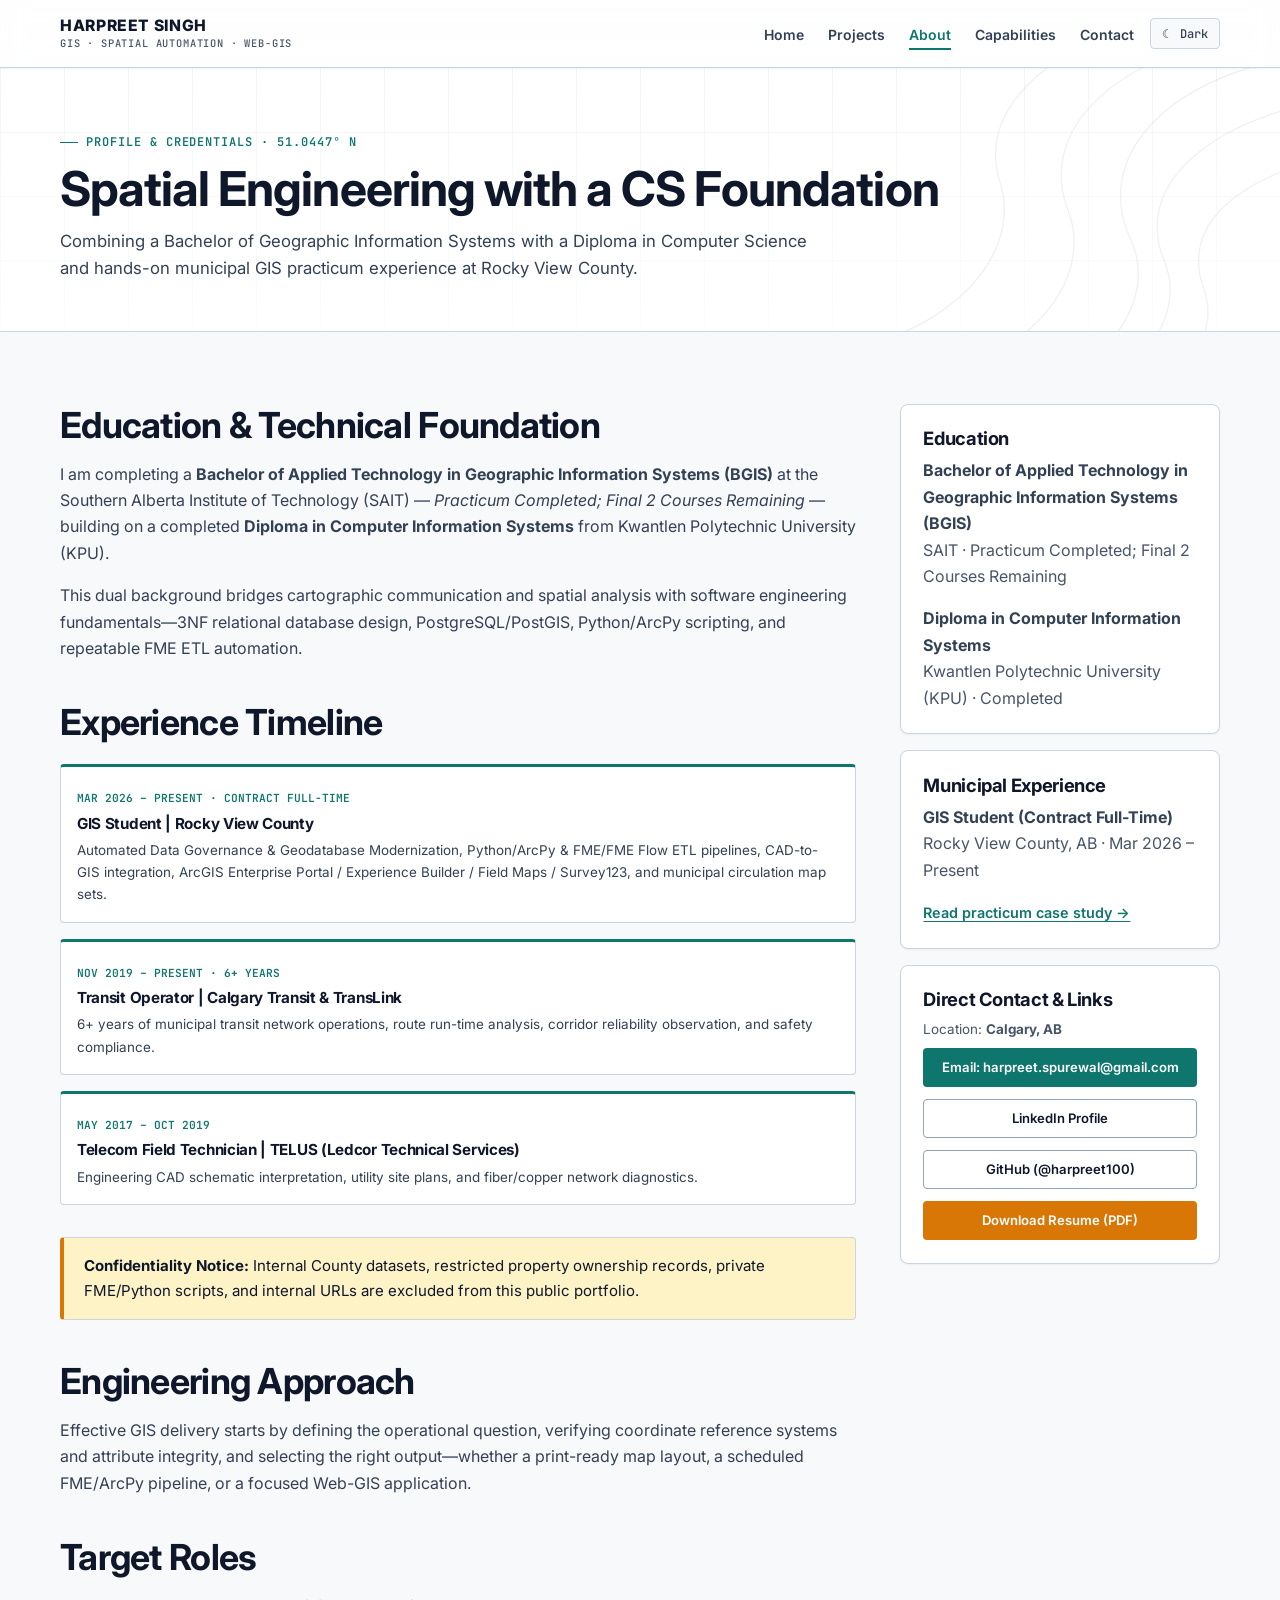
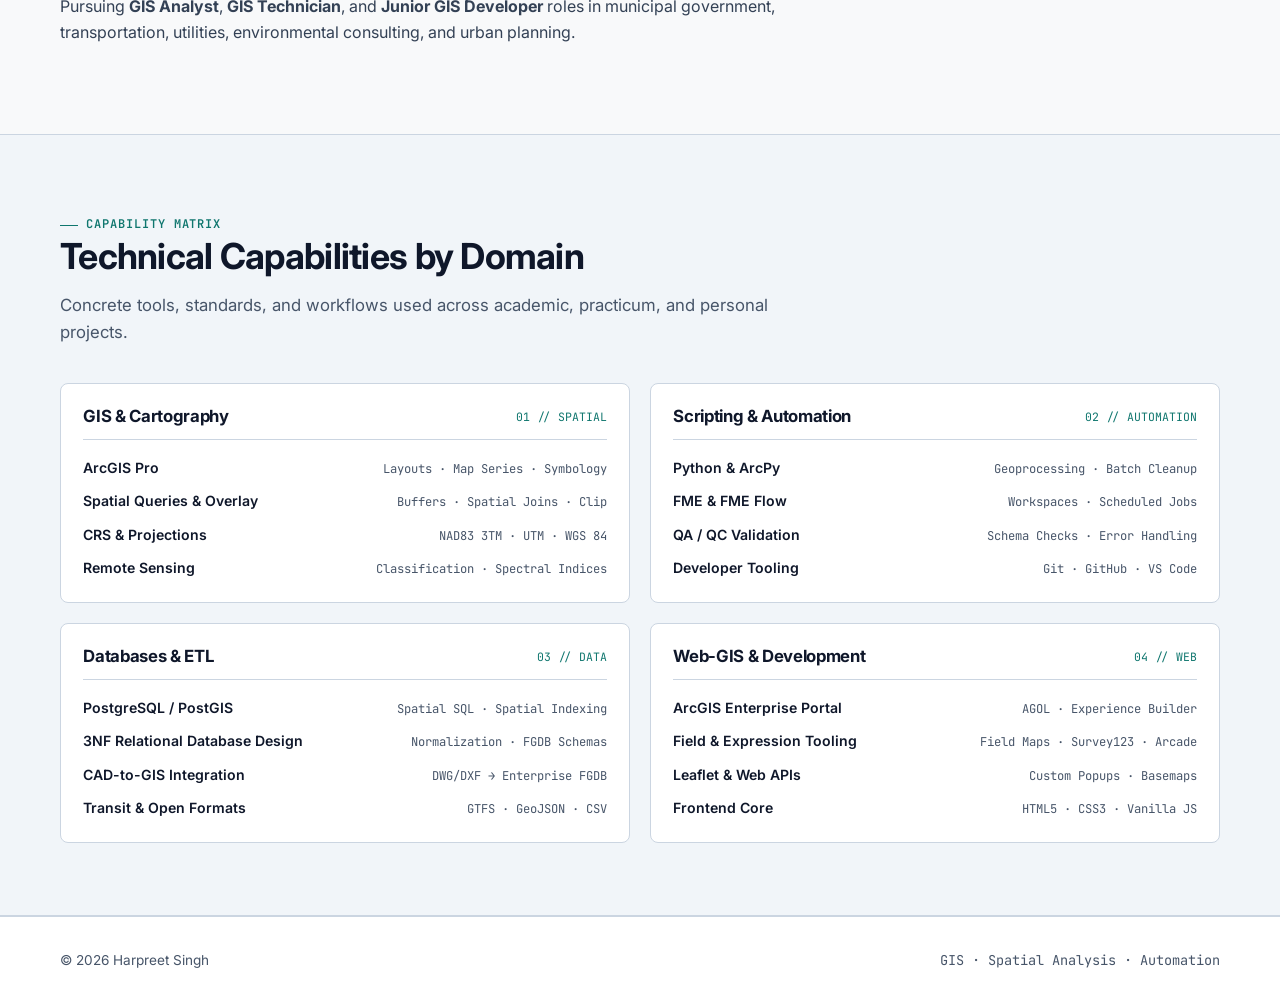
<file: about.html>
<!DOCTYPE html>
<html lang="en">

<head>
    <meta charset="UTF-8">
    <meta name="viewport" content="width=device-width, initial-scale=1.0">

    <title>About | Harpreet Singh — GIS &amp; Spatial Automation</title>
    <meta
        name="description"
        content="Harpreet Singh's GIS education (SAIT), Computer Information Systems diploma (KPU), municipal practicum at Rocky View County, and structured GIS capability matrix."
    >

    <meta property="og:title" content="About Harpreet Singh | GIS Portfolio">
    <meta
        property="og:description"
        content="GIS analyst and automation developer with a Computer Information Systems foundation and municipal GIS practicum experience."
    >
    <meta property="og:type" content="website">

    <link rel="preconnect" href="https://fonts.googleapis.com">
    <link rel="preconnect" href="https://fonts.gstatic.com" crossorigin>
    <link
        href="https://fonts.googleapis.com/css2?family=Inter:wght@400;500;600;700;800&amp;family=JetBrains+Mono:wght@400;500;600&amp;display=swap"
        rel="stylesheet"
    >

    <link rel="stylesheet" href="./css/variables.css">
    <link rel="stylesheet" href="./css/style.css">
</head>

<body>
    <a class="skip-link" href="#main">Skip to content</a>

    <header class="site-header">
        <div class="container navbar">
            <a href="./index.html" class="logo">
                HARPREET SINGH
                <span class="logo-tagline">GIS &middot; SPATIAL AUTOMATION &middot; WEB-GIS</span>
            </a>

            <div class="nav-controls">
                <nav aria-label="Primary navigation">
                    <ul class="nav-links">
                        <li><a href="./index.html">Home</a></li>
                        <li><a href="./projects.html">Projects</a></li>
                        <li><a href="./about.html" class="active">About</a></li>
                        <li><a href="./index.html#skills">Capabilities</a></li>
                        <li><a href="./index.html#contact">Contact</a></li>
                    </ul>
                </nav>

                <button
                    type="button"
                    class="theme-toggle"
                    id="theme-toggle"
                    aria-label="Toggle dark mode"
                    aria-pressed="false"
                >
                    &#9790; Dark
                </button>

                <button
                    type="button"
                    class="menu-toggle"
                    id="mobile-menu"
                    aria-label="Toggle navigation menu"
                    aria-expanded="false"
                >
                    &#9776;
                </button>
            </div>
        </div>
    </header>

    <main id="main">
        <section class="page-hero">
            <div class="topo-bg" aria-hidden="true"></div>
            <svg class="topo-contours" viewBox="0 0 600 420" fill="none" xmlns="http://www.w3.org/2000/svg" aria-hidden="true">
                <path d="M520 30C420 55 370 120 400 185C430 250 360 320 260 340C160 360 90 390 40 415" stroke="currentColor" stroke-width="1.2"/>
                <path d="M560 65C455 90 405 145 430 205C455 265 385 335 285 355C195 373 125 398 85 420" stroke="currentColor" stroke-width="1.2"/>
                <path d="M590 110C490 130 445 175 465 230C485 285 415 350 320 370C240 387 175 405 140 420" stroke="currentColor" stroke-width="1.2"/>
                <path d="M475 10C375 35 320 95 345 160C370 225 305 295 205 315C110 334 45 365 5 390" stroke="currentColor" stroke-width="1.2"/>
                <path d="M420 -10C325 18 265 72 285 135C305 198 245 265 145 285C65 301 15 328 -10 350" stroke="currentColor" stroke-width="1.2"/>
            </svg>
            <div class="container hero-animate">
                <div class="eyebrow">Profile &amp; Credentials &middot; <span data-scroll-lat>51.0447&deg; N</span></div>
                <h1>Spatial Engineering with a CS Foundation</h1>
                <p>
                    Combining a Bachelor of Geographic Information Systems with a Diploma in Computer
                    Science and hands-on municipal GIS practicum experience at Rocky View County.
                </p>
            </div>
        </section>

        <section>
            <div class="container about-layout">
                <div class="about-main">
                    <h2>Education &amp; Technical Foundation</h2>
                    <p>
                        I am completing a <strong>Bachelor of Applied Technology in Geographic Information Systems (BGIS)</strong> at
                        the Southern Alberta Institute of Technology (SAIT) &mdash; <em>Practicum Completed; Final 2 Courses Remaining</em> &mdash;
                        building on a completed <strong>Diploma in Computer Information Systems</strong> from
                        Kwantlen Polytechnic University (KPU).
                    </p>
                    <p>
                        This dual background bridges cartographic communication and spatial analysis
                        with software engineering fundamentals&mdash;3NF relational database design,
                        PostgreSQL/PostGIS, Python/ArcPy scripting, and repeatable FME ETL automation.
                    </p>

                    <h2>Experience Timeline</h2>
                    <div class="pipeline-grid" style="grid-template-columns: 1fr; gap: 1rem; margin: 1.25rem 0 2rem;">
                        <div class="pipeline-step" data-reveal>
                            <span class="pipeline-step-num">Mar 2026 &ndash; Present &middot; Contract Full-Time</span>
                            <h3>GIS Student | Rocky View County</h3>
                            <p>
                                Automated Data Governance &amp; Geodatabase Modernization, Python/ArcPy &amp;
                                FME/FME Flow ETL pipelines, CAD-to-GIS integration, ArcGIS Enterprise
                                Portal / Experience Builder / Field Maps / Survey123, and municipal
                                circulation map sets.
                            </p>
                        </div>
                        <div class="pipeline-step" data-reveal>
                            <span class="pipeline-step-num">Nov 2019 &ndash; Present &middot; 6+ Years</span>
                            <h3>Transit Operator | Calgary Transit &amp; TransLink</h3>
                            <p>
                                6+ years of municipal transit network operations, route run-time
                                analysis, corridor reliability observation, and safety compliance.
                            </p>
                        </div>
                        <div class="pipeline-step" data-reveal>
                            <span class="pipeline-step-num">May 2017 &ndash; Oct 2019</span>
                            <h3>Telecom Field Technician | TELUS (Ledcor Technical Services)</h3>
                            <p>
                                Engineering CAD schematic interpretation, utility site plans, and
                                fiber/copper network diagnostics.
                            </p>
                        </div>
                    </div>

                    <div class="callout">
                        <strong>Confidentiality Notice:</strong> Internal County datasets, restricted
                        property ownership records, private FME/Python scripts, and internal URLs
                        are excluded from this public portfolio.
                    </div>

                    <h2>Engineering Approach</h2>
                    <p>
                        Effective GIS delivery starts by defining the operational question, verifying
                        coordinate reference systems and attribute integrity, and selecting the
                        right output—whether a print-ready map layout, a scheduled FME/ArcPy
                        pipeline, or a focused Web-GIS application.
                    </p>

                    <h2>Target Roles</h2>
                    <p>
                        Pursuing <strong>GIS Analyst</strong>, <strong>GIS Technician</strong>, and
                        <strong>Junior GIS Developer</strong> roles in municipal government,
                        transportation, utilities, environmental consulting, and urban planning.
                    </p>
                </div>

                <aside class="about-sidebar" aria-label="Credentials and contact links">
                    <div class="card">
                        <h3>Education</h3>
                        <p>
                            <strong>Bachelor of Applied Technology in Geographic Information Systems (BGIS)</strong><br>
                            <span class="text-muted">SAIT &middot; Practicum Completed; Final 2 Courses Remaining</span>
                        </p>
                        <p>
                            <strong>Diploma in Computer Information Systems</strong><br>
                            <span class="text-muted">Kwantlen Polytechnic University (KPU) &middot; Completed</span>
                        </p>
                    </div>

                    <div class="card">
                        <h3>Municipal Experience</h3>
                        <p>
                            <strong>GIS Student (Contract Full-Time)</strong><br>
                            <span class="text-muted">Rocky View County, AB &middot; Mar 2026 &ndash; Present</span>
                        </p>
                        <a href="./projects/practicum.html" class="text-link">
                            Read practicum case study &rarr;
                        </a>
                    </div>

                    <div class="card">
                        <h3>Direct Contact &amp; Links</h3>
                        <p class="text-muted" style="font-size: 0.84rem; margin-bottom: 0.5rem;">
                            Location: <strong>Calgary, AB</strong>
                        </p>
                        <div class="hero-actions" style="margin-top: 0.5rem; flex-direction: column;">
                            <a href="mailto:harpreet.spurewal@gmail.com" class="btn btn-primary btn-small">
                                Email: harpreet.spurewal@gmail.com
                            </a>
                            <a
                                href="https://www.linkedin.com/in/harpreet-singh-894583255/"
                                class="btn btn-secondary btn-small"
                                target="_blank"
                                rel="noopener noreferrer"
                            >
                                LinkedIn Profile
                            </a>
                            <a
                                href="https://github.com/harpreet100"
                                class="btn btn-secondary btn-small"
                                target="_blank"
                                rel="noopener noreferrer"
                            >
                                GitHub (@harpreet100)
                            </a>
                            <a
                                href="./assets/Harpreet_Singh_GIS_Resume.pdf"
                                class="btn btn-amber btn-small"
                                title="Download Resume (PDF)"
                            >
                                Download Resume (PDF)
                            </a>
                        </div>
                    </div>
                </aside>
            </div>
        </section>

        <!-- Scannable Capability Matrix -->
        <section class="bg-offset">
            <div class="container">
                <div class="eyebrow">Capability Matrix</div>
                <h2>Technical Capabilities by Domain</h2>
                <p class="section-intro">
                    Concrete tools, standards, and workflows used across academic, practicum, and
                    personal projects.
                </p>

                <div class="matrix-grid">
                    <div class="matrix-card" data-reveal>
                        <div class="matrix-card-header">
                            <h3>GIS &amp; Cartography</h3>
                            <span class="matrix-code">01 // SPATIAL</span>
                        </div>
                        <div class="matrix-rows">
                            <div class="matrix-row">
                                <span class="matrix-skill">ArcGIS Pro</span>
                                <span class="matrix-detail">Layouts &middot; Map Series &middot; Symbology</span>
                            </div>
                            <div class="matrix-row">
                                <span class="matrix-skill">Spatial Queries &amp; Overlay</span>
                                <span class="matrix-detail">Buffers &middot; Spatial Joins &middot; Clip</span>
                            </div>
                            <div class="matrix-row">
                                <span class="matrix-skill">CRS &amp; Projections</span>
                                <span class="matrix-detail">NAD83 3TM &middot; UTM &middot; WGS 84</span>
                            </div>
                            <div class="matrix-row">
                                <span class="matrix-skill">Remote Sensing</span>
                                <span class="matrix-detail">Classification &middot; Spectral Indices</span>
                            </div>
                        </div>
                    </div>

                    <div class="matrix-card" data-reveal>
                        <div class="matrix-card-header">
                            <h3>Scripting &amp; Automation</h3>
                            <span class="matrix-code">02 // AUTOMATION</span>
                        </div>
                        <div class="matrix-rows">
                            <div class="matrix-row">
                                <span class="matrix-skill">Python &amp; ArcPy</span>
                                <span class="matrix-detail">Geoprocessing &middot; Batch Cleanup</span>
                            </div>
                            <div class="matrix-row">
                                <span class="matrix-skill">FME &amp; FME Flow</span>
                                <span class="matrix-detail">Workspaces &middot; Scheduled Jobs</span>
                            </div>
                            <div class="matrix-row">
                                <span class="matrix-skill">QA / QC Validation</span>
                                <span class="matrix-detail">Schema Checks &middot; Error Handling</span>
                            </div>
                            <div class="matrix-row">
                                <span class="matrix-skill">Developer Tooling</span>
                                <span class="matrix-detail">Git &middot; GitHub &middot; VS Code</span>
                            </div>
                        </div>
                    </div>

                    <div class="matrix-card" data-reveal>
                        <div class="matrix-card-header">
                            <h3>Databases &amp; ETL</h3>
                            <span class="matrix-code">03 // DATA</span>
                        </div>
                        <div class="matrix-rows">
                            <div class="matrix-row">
                                <span class="matrix-skill">PostgreSQL / PostGIS</span>
                                <span class="matrix-detail">Spatial SQL &middot; Spatial Indexing</span>
                            </div>
                            <div class="matrix-row">
                                <span class="matrix-skill">3NF Relational Database Design</span>
                                <span class="matrix-detail">Normalization &middot; FGDB Schemas</span>
                            </div>
                            <div class="matrix-row">
                                <span class="matrix-skill">CAD-to-GIS Integration</span>
                                <span class="matrix-detail">DWG/DXF &rarr; Enterprise FGDB</span>
                            </div>
                            <div class="matrix-row">
                                <span class="matrix-skill">Transit &amp; Open Formats</span>
                                <span class="matrix-detail">GTFS &middot; GeoJSON &middot; CSV</span>
                            </div>
                        </div>
                    </div>

                    <div class="matrix-card" data-reveal>
                        <div class="matrix-card-header">
                            <h3>Web-GIS &amp; Development</h3>
                            <span class="matrix-code">04 // WEB</span>
                        </div>
                        <div class="matrix-rows">
                            <div class="matrix-row">
                                <span class="matrix-skill">ArcGIS Enterprise Portal</span>
                                <span class="matrix-detail">AGOL &middot; Experience Builder</span>
                            </div>
                            <div class="matrix-row">
                                <span class="matrix-skill">Field &amp; Expression Tooling</span>
                                <span class="matrix-detail">Field Maps &middot; Survey123 &middot; Arcade</span>
                            </div>
                            <div class="matrix-row">
                                <span class="matrix-skill">Leaflet &amp; Web APIs</span>
                                <span class="matrix-detail">Custom Popups &middot; Basemaps</span>
                            </div>
                            <div class="matrix-row">
                                <span class="matrix-skill">Frontend Core</span>
                                <span class="matrix-detail">HTML5 &middot; CSS3 &middot; Vanilla JS</span>
                            </div>
                        </div>
                    </div>
                </div>
            </div>
        </section>
    </main>

    <footer class="footer">
        <div class="container footer-row">
            <span>&copy; <span data-year></span> Harpreet Singh</span>
            <span class="mono">GIS &middot; Spatial Analysis &middot; Automation</span>
        </div>
    </footer>

    <script src="./js/main.js"></script>
</body>

</html>
</file>
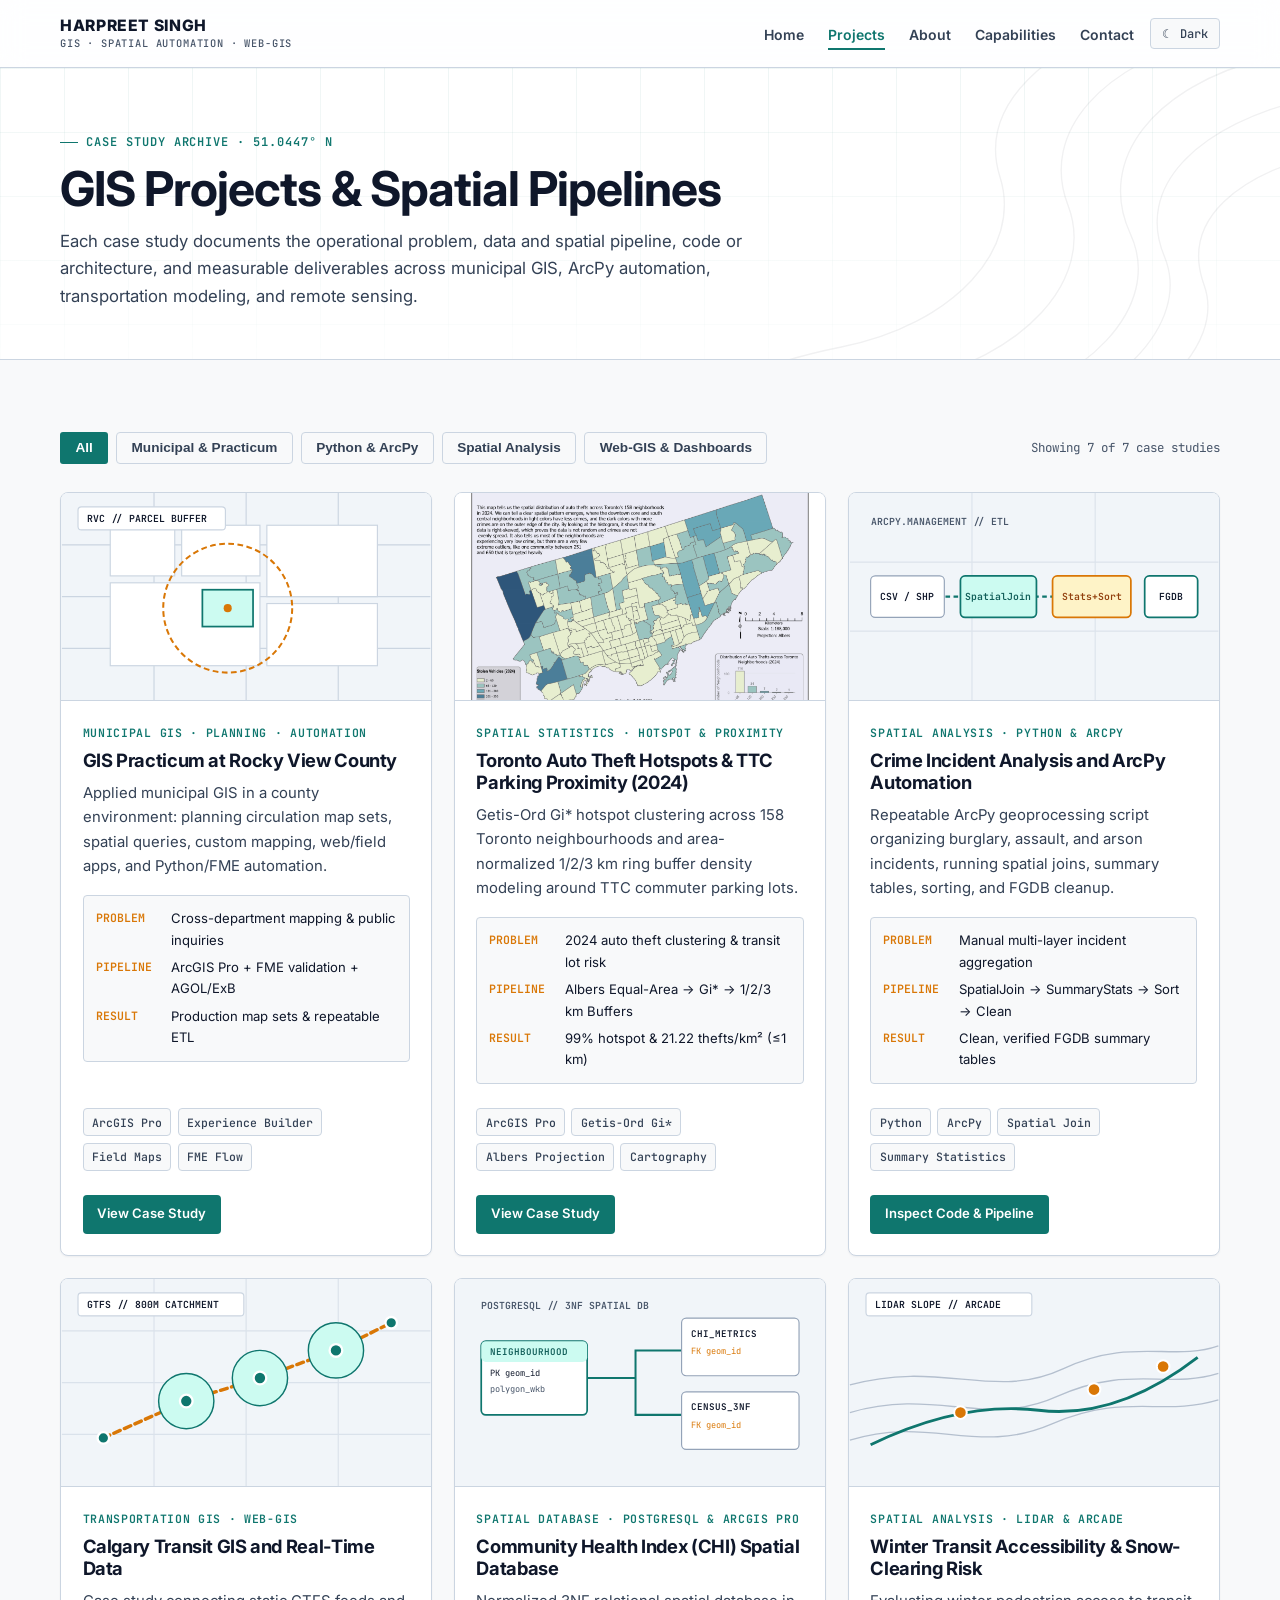
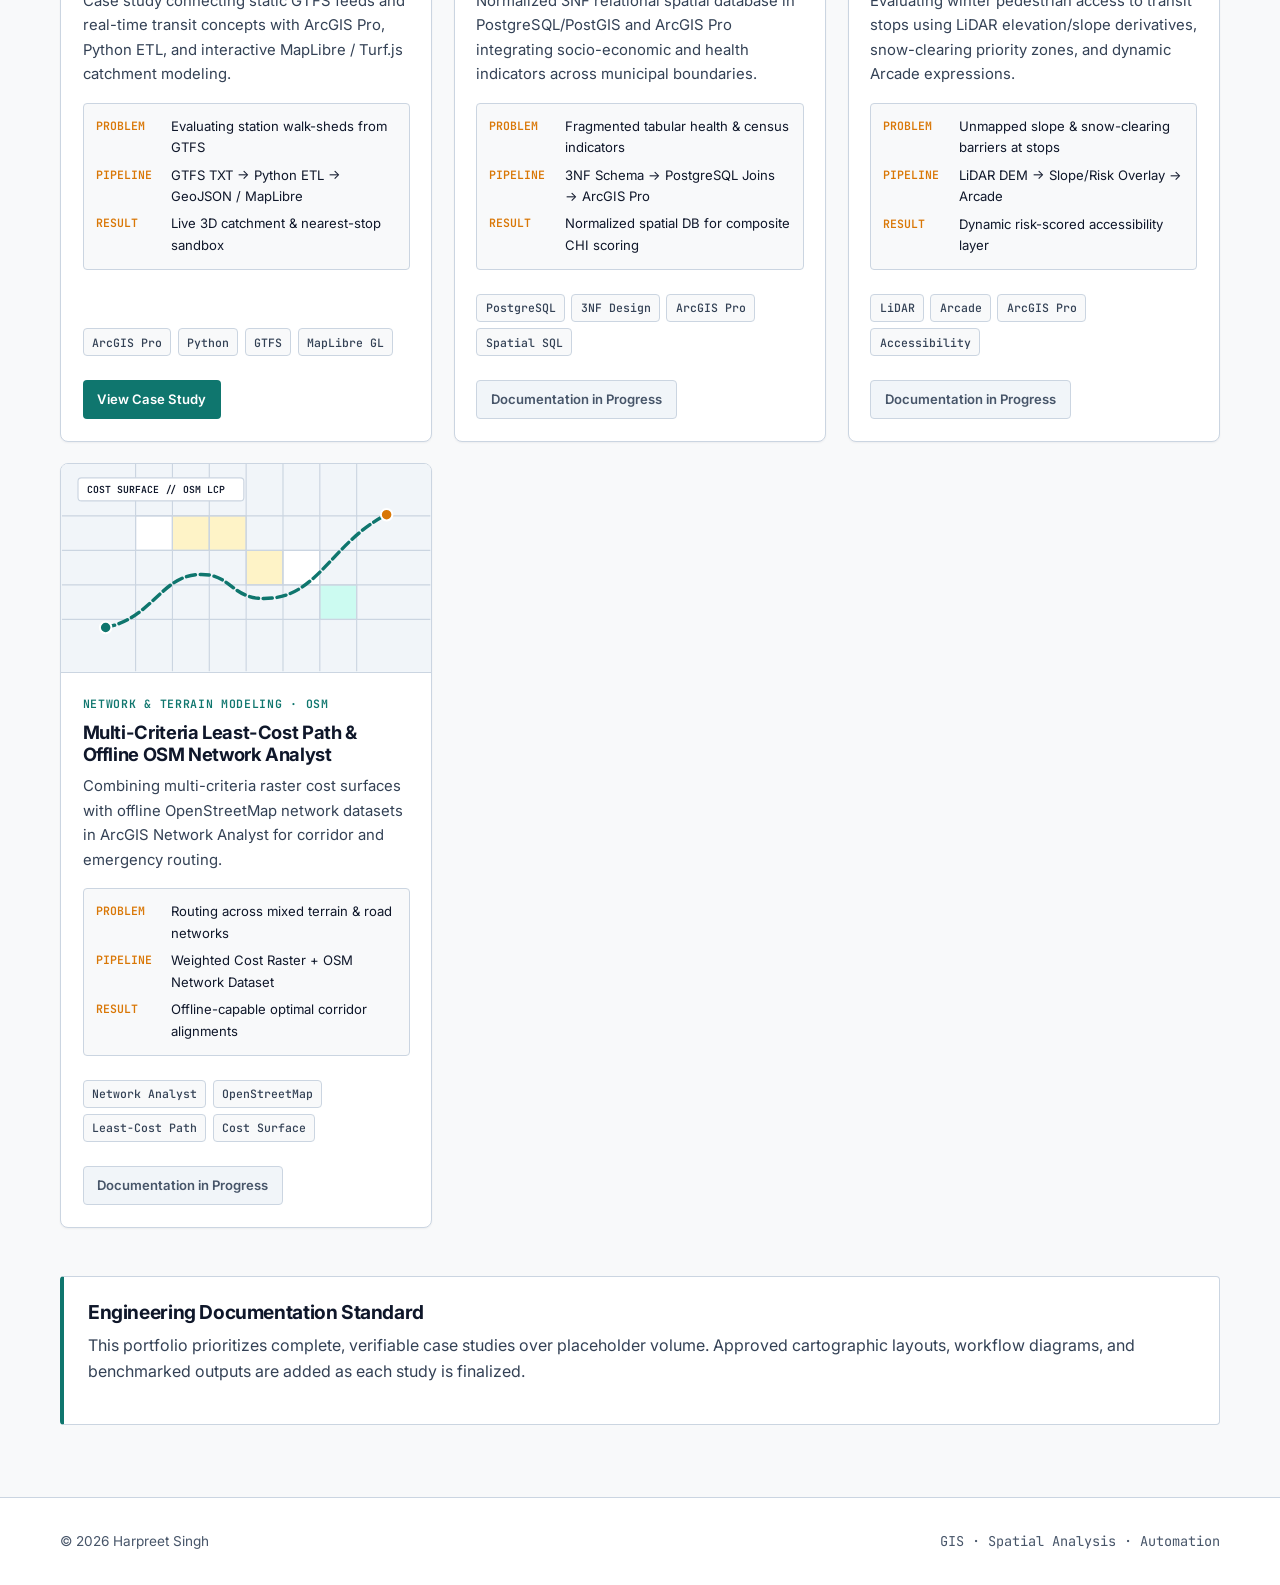
<file: projects.html>
<!DOCTYPE html>
<html lang="en">

<head>
    <meta charset="UTF-8">
    <meta name="viewport" content="width=device-width, initial-scale=1.0">

    <title>GIS Case Studies &amp; Projects | Harpreet Singh</title>
    <meta
        name="description"
        content="GIS projects by Harpreet Singh featuring municipal GIS, spatial analysis, Python and ArcPy automation, cartography, web GIS, transportation data, and remote sensing."
    >

    <meta property="og:title" content="GIS Projects | Harpreet Singh">
    <meta
        property="og:description"
        content="Selected GIS case studies in municipal GIS, spatial analysis, automation, web GIS, transportation, and remote sensing."
    >
    <meta property="og:type" content="website">

    <link rel="preconnect" href="https://fonts.googleapis.com">
    <link rel="preconnect" href="https://fonts.gstatic.com" crossorigin>
    <link
        href="https://fonts.googleapis.com/css2?family=Inter:wght@400;500;600;700;800&amp;family=JetBrains+Mono:wght@400;500;600&amp;display=swap"
        rel="stylesheet"
    >

    <link rel="stylesheet" href="./css/variables.css">
    <link rel="stylesheet" href="./css/style.css">
</head>

<body>
    <a class="skip-link" href="#main">Skip to content</a>

    <header class="site-header">
        <div class="container navbar">
            <a href="./index.html" class="logo">
                HARPREET SINGH
                <span class="logo-tagline">GIS &middot; SPATIAL AUTOMATION &middot; WEB-GIS</span>
            </a>

            <div class="nav-controls">
                <nav aria-label="Primary navigation">
                    <ul class="nav-links">
                        <li><a href="./index.html">Home</a></li>
                        <li><a href="./projects.html" class="active">Projects</a></li>
                        <li><a href="./about.html">About</a></li>
                        <li><a href="./index.html#skills">Capabilities</a></li>
                        <li><a href="./index.html#contact">Contact</a></li>
                    </ul>
                </nav>

                <button
                    type="button"
                    class="theme-toggle"
                    id="theme-toggle"
                    aria-label="Toggle dark mode"
                    aria-pressed="false"
                >
                    &#9790; Dark
                </button>

                <button
                    type="button"
                    class="menu-toggle"
                    id="mobile-menu"
                    aria-label="Toggle navigation menu"
                    aria-expanded="false"
                >
                    &#9776;
                </button>
            </div>
        </div>
    </header>

    <main id="main">
        <section class="page-hero">
            <div class="topo-bg" aria-hidden="true"></div>
            <svg class="topo-contours" viewBox="0 0 600 420" fill="none" xmlns="http://www.w3.org/2000/svg" aria-hidden="true">
                <path d="M520 30C420 55 370 120 400 185C430 250 360 320 260 340C160 360 90 390 40 415" stroke="currentColor" stroke-width="1.2"/>
                <path d="M560 65C455 90 405 145 430 205C455 265 385 335 285 355C195 373 125 398 85 420" stroke="currentColor" stroke-width="1.2"/>
                <path d="M590 110C490 130 445 175 465 230C485 285 415 350 320 370C240 387 175 405 140 420" stroke="currentColor" stroke-width="1.2"/>
                <path d="M475 10C375 35 320 95 345 160C370 225 305 295 205 315C110 334 45 365 5 390" stroke="currentColor" stroke-width="1.2"/>
                <path d="M420 -10C325 18 265 72 285 135C305 198 245 265 145 285C65 301 15 328 -10 350" stroke="currentColor" stroke-width="1.2"/>
            </svg>
            <div class="container hero-animate">
                <div class="eyebrow">Case Study Archive &middot; <span data-scroll-lat>51.0447&deg; N</span></div>
                <h1>GIS Projects &amp; Spatial Pipelines</h1>
                <p>
                    Each case study documents the operational problem, data and spatial pipeline,
                    code or architecture, and measurable deliverables across municipal GIS, ArcPy
                    automation, transportation modeling, and remote sensing.
                </p>
            </div>
        </section>

        <section>
            <div class="container">
                <div class="filter-bar">
                    <div class="filter-container" role="group" aria-label="Filter projects by category">
                        <button type="button" class="filter-btn active" data-filter="all" aria-pressed="true">
                            All
                        </button>
                        <button type="button" class="filter-btn" data-filter="practicum" aria-pressed="false">
                            Municipal &amp; Practicum
                        </button>
                        <button type="button" class="filter-btn" data-filter="python" aria-pressed="false">
                            Python &amp; ArcPy
                        </button>
                        <button type="button" class="filter-btn" data-filter="analysis" aria-pressed="false">
                            Spatial Analysis
                        </button>
                        <button type="button" class="filter-btn" data-filter="web" aria-pressed="false">
                            Web-GIS &amp; Dashboards
                        </button>
                    </div>

                    <span class="filter-status" id="filter-status" aria-live="polite">
                        Showing 7 of 7 case studies
                    </span>
                </div>

                <div class="grid-3" id="project-grid">
                    <!-- Practicum -->
                    <article
                        class="card project-card project-item"
                        data-reveal
                        data-category="practicum analysis python web"
                    >
                        <div class="project-visual">
                            <svg class="project-svg" viewBox="0 0 320 180" xmlns="http://www.w3.org/2000/svg" role="img" aria-label="Stylized municipal parcel circulation map with radius buffer">
                                <rect width="320" height="180" fill="var(--bg-offset)"/>
                                <g stroke="var(--border-hairline)" stroke-width="1">
                                    <path d="M0 45H320M0 90H320M0 135H320M80 0V180M160 0V180M240 0V180"/>
                                    <rect x="42" y="28" width="56" height="44" fill="var(--bg-surface)"/>
                                    <rect x="104" y="28" width="68" height="44" fill="var(--bg-surface)"/>
                                    <rect x="178" y="28" width="96" height="62" fill="var(--bg-surface)"/>
                                    <rect x="42" y="78" width="130" height="72" fill="var(--bg-surface)"/>
                                    <rect x="178" y="96" width="96" height="54" fill="var(--bg-surface)"/>
                                </g>
                                <rect x="122" y="84" width="44" height="32" fill="var(--accent-teal-bg)" stroke="var(--accent-primary)" stroke-width="1.5"/>
                                <circle class="svg-pulse-ring" cx="144" cy="100" r="56" fill="none" stroke="var(--accent-amber)" stroke-width="1.75" stroke-dasharray="5 3"/>
                                <circle cx="144" cy="100" r="3.5" fill="var(--accent-amber)"/>
                                <rect x="14" y="12" width="128" height="20" rx="3" fill="var(--bg-surface)" stroke="var(--border-hairline)"/>
                                <text x="22" y="25" font-family="JetBrains Mono, monospace" font-size="8.5" font-weight="600" fill="var(--ink-primary)">RVC // PARCEL BUFFER</text>
                            </svg>
                        </div>

                        <div class="project-content">
                            <span class="project-category">Municipal GIS &middot; Planning &middot; Automation</span>
                            <h3>GIS Practicum at Rocky View County</h3>
                            <p class="project-summary">
                                Applied municipal GIS in a county environment: planning circulation
                                map sets, spatial queries, custom mapping, web/field apps, and Python/FME
                                automation.
                            </p>

                            <div class="pipeline-mini">
                                <div><span class="pipeline-label">PROBLEM</span><span>Cross-department mapping &amp; public inquiries</span></div>
                                <div><span class="pipeline-label">PIPELINE</span><span>ArcGIS Pro + FME validation + AGOL/ExB</span></div>
                                <div><span class="pipeline-label">RESULT</span><span>Production map sets &amp; repeatable ETL</span></div>
                            </div>

                            <div class="project-tags">
                                <span class="tag">ArcGIS Pro</span>
                                <span class="tag">Experience Builder</span>
                                <span class="tag">Field Maps</span>
                                <span class="tag">FME Flow</span>
                            </div>

                            <div class="project-actions">
                                <a href="./projects/practicum.html" class="btn btn-primary btn-small">
                                    View Case Study
                                </a>
                            </div>
                        </div>
                    </article>

                    <!-- Toronto 2024 Auto Theft Hotspot & TTC Parking Proximity -->
                    <article
                        class="card project-card project-item"
                        data-reveal
                        data-category="analysis"
                    >
                        <div class="project-visual">
                            <img
                                src="./assets/toronto-auto-theft/toronto-auto-theft-choropleth.png"
                                alt="Toronto 2024 Auto Theft Choropleth Map"
                                loading="lazy"
                            >
                        </div>

                        <div class="project-content">
                            <span class="project-category">Spatial Statistics &middot; Hotspot &amp; Proximity</span>
                            <h3>Toronto Auto Theft Hotspots &amp; TTC Parking Proximity (2024)</h3>
                            <p class="project-summary">
                                Getis-Ord Gi* hotspot clustering across 158 Toronto neighbourhoods and
                                area-normalized 1/2/3 km ring buffer density modeling around TTC
                                commuter parking lots.
                            </p>

                            <div class="pipeline-mini">
                                <div><span class="pipeline-label">PROBLEM</span><span>2024 auto theft clustering &amp; transit lot risk</span></div>
                                <div><span class="pipeline-label">PIPELINE</span><span>Albers Equal-Area &rarr; Gi* &rarr; 1/2/3 km Buffers</span></div>
                                <div><span class="pipeline-label">RESULT</span><span>99% hotspot &amp; 21.22 thefts/km&sup2; (&le;1 km)</span></div>
                            </div>

                            <div class="project-tags">
                                <span class="tag">ArcGIS Pro</span>
                                <span class="tag">Getis-Ord Gi*</span>
                                <span class="tag">Albers Projection</span>
                                <span class="tag">Cartography</span>
                            </div>

                            <div class="project-actions">
                                <a href="./projects/toronto-auto-theft.html" class="btn btn-primary btn-small">
                                    View Case Study
                                </a>
                            </div>
                        </div>
                    </article>

                    <!-- Crime Automation -->
                    <article
                        class="card project-card project-item"
                        data-reveal
                        data-category="python analysis"
                    >
                        <div class="project-visual">
                            <svg class="project-svg" viewBox="0 0 320 180" xmlns="http://www.w3.org/2000/svg" role="img" aria-label="ArcPy geoprocessing pipeline diagram">
                                <rect width="320" height="180" fill="var(--bg-offset)"/>
                                <g stroke="var(--border-hairline)" stroke-width="1">
                                    <path d="M0 60H320M0 120H320M106 0V180M213 0V180" opacity="0.55"/>
                                </g>
                                <line class="svg-flow-line" x1="76" y1="90" x2="244" y2="90" stroke="var(--accent-primary)" stroke-width="2" stroke-dasharray="4 3"/>
                                <rect x="18" y="72" width="64" height="36" rx="4" fill="var(--bg-surface)" stroke="var(--border-strong)"/>
                                <text x="50" y="93" text-anchor="middle" font-family="JetBrains Mono, monospace" font-size="8.5" font-weight="600" fill="var(--ink-primary)">CSV / SHP</text>
                                <rect x="96" y="72" width="66" height="36" rx="4" fill="var(--accent-teal-bg)" stroke="var(--accent-primary)" stroke-width="1.5"/>
                                <text x="129" y="93" text-anchor="middle" font-family="JetBrains Mono, monospace" font-size="8.5" font-weight="600" fill="var(--accent-teal-ink)">SpatialJoin</text>
                                <rect x="176" y="72" width="68" height="36" rx="4" fill="var(--accent-amber-bg)" stroke="var(--accent-amber)" stroke-width="1.5"/>
                                <text x="210" y="93" text-anchor="middle" font-family="JetBrains Mono, monospace" font-size="8.5" font-weight="600" fill="var(--accent-amber-ink)">Stats+Sort</text>
                                <rect x="256" y="72" width="46" height="36" rx="4" fill="var(--bg-surface)" stroke="var(--accent-primary)" stroke-width="1.5"/>
                                <text x="279" y="93" text-anchor="middle" font-family="JetBrains Mono, monospace" font-size="8.5" font-weight="600" fill="var(--ink-primary)">FGDB</text>
                                <text x="18" y="28" font-family="JetBrains Mono, monospace" font-size="8.5" font-weight="600" fill="var(--ink-muted)">ARCPY.MANAGEMENT // ETL</text>
                            </svg>
                        </div>

                        <div class="project-content">
                            <span class="project-category">Spatial Analysis &middot; Python &amp; ArcPy</span>
                            <h3>Crime Incident Analysis and ArcPy Automation</h3>
                            <p class="project-summary">
                                Repeatable ArcPy geoprocessing script organizing burglary, assault, and
                                arson incidents, running spatial joins, summary tables, sorting, and FGDB
                                cleanup.
                            </p>

                            <div class="pipeline-mini">
                                <div><span class="pipeline-label">PROBLEM</span><span>Manual multi-layer incident aggregation</span></div>
                                <div><span class="pipeline-label">PIPELINE</span><span>SpatialJoin &rarr; SummaryStats &rarr; Sort &rarr; Clean</span></div>
                                <div><span class="pipeline-label">RESULT</span><span>Clean, verified FGDB summary tables</span></div>
                            </div>

                            <div class="project-tags">
                                <span class="tag">Python</span>
                                <span class="tag">ArcPy</span>
                                <span class="tag">Spatial Join</span>
                                <span class="tag">Summary Statistics</span>
                            </div>

                            <div class="project-actions">
                                <a href="./projects/crime-automation.html" class="btn btn-primary btn-small">
                                    Inspect Code &amp; Pipeline
                                </a>
                            </div>
                        </div>
                    </article>

                    <!-- Transit -->
                    <article
                        class="card project-card project-item"
                        data-reveal
                        data-category="python analysis web"
                    >
                        <div class="project-visual">
                            <svg class="project-svg" viewBox="0 0 320 180" xmlns="http://www.w3.org/2000/svg" role="img" aria-label="Calgary LRT transit corridor with 800m station catchment rings">
                                <rect width="320" height="180" fill="var(--bg-offset)"/>
                                <g stroke="var(--border-hairline)" stroke-width="1" opacity="0.6">
                                    <path d="M0 45H320M0 90H320M0 135H320M80 0V180M160 0V180M240 0V180"/>
                                </g>
                                <path class="svg-flow-line" d="M36 138L108 106L172 86L238 62L286 38" fill="none" stroke="var(--accent-amber)" stroke-width="3" stroke-dasharray="6 4" stroke-linecap="round"/>
                                <g class="svg-pulse-ring" fill="var(--accent-teal-bg)" stroke="var(--accent-primary)" stroke-width="1.25">
                                    <circle cx="108" cy="106" r="24"/>
                                    <circle cx="172" cy="86" r="24"/>
                                    <circle cx="238" cy="62" r="24"/>
                                </g>
                                <g fill="var(--accent-primary)" stroke="var(--bg-surface)" stroke-width="2">
                                    <circle cx="36" cy="138" r="5"/>
                                    <circle cx="108" cy="106" r="5.5"/>
                                    <circle cx="172" cy="86" r="5.5"/>
                                    <circle cx="238" cy="62" r="5.5"/>
                                    <circle cx="286" cy="38" r="5"/>
                                </g>
                                <rect x="14" y="12" width="144" height="20" rx="3" fill="var(--bg-surface)" stroke="var(--border-hairline)"/>
                                <text x="22" y="25" font-family="JetBrains Mono, monospace" font-size="8.5" font-weight="600" fill="var(--ink-primary)">GTFS // 800M CATCHMENT</text>
                            </svg>
                        </div>

                        <div class="project-content">
                            <span class="project-category">Transportation GIS &middot; Web-GIS</span>
                            <h3>Calgary Transit GIS and Real-Time Data</h3>
                            <p class="project-summary">
                                Case study connecting static GTFS feeds and real-time transit
                                concepts with ArcGIS Pro, Python ETL, and interactive MapLibre /
                                Turf.js catchment modeling.
                            </p>

                            <div class="pipeline-mini">
                                <div><span class="pipeline-label">PROBLEM</span><span>Evaluating station walk-sheds from GTFS</span></div>
                                <div><span class="pipeline-label">PIPELINE</span><span>GTFS TXT &rarr; Python ETL &rarr; GeoJSON / MapLibre</span></div>
                                <div><span class="pipeline-label">RESULT</span><span>Live 3D catchment &amp; nearest-stop sandbox</span></div>
                            </div>

                            <div class="project-tags">
                                <span class="tag">ArcGIS Pro</span>
                                <span class="tag">Python</span>
                                <span class="tag">GTFS</span>
                                <span class="tag">MapLibre GL</span>
                            </div>

                            <div class="project-actions">
                                <a href="./projects/transit.html" class="btn btn-primary btn-small">
                                    View Case Study
                                </a>
                            </div>
                        </div>
                    </article>

                    <!-- Community Health Index (CHI) Spatial Database -->
                    <article
                        class="card project-card project-item"
                        data-reveal
                        data-category="analysis"
                    >
                        <div class="project-visual">
                            <svg class="project-svg" viewBox="0 0 320 180" xmlns="http://www.w3.org/2000/svg" role="img" aria-label="3NF relational spatial schema diagram">
                                <rect width="320" height="180" fill="var(--bg-offset)"/>
                                <path d="M114 86H156V62H196M156 86V118H196" fill="none" stroke="var(--accent-primary)" stroke-width="1.75"/>
                                <rect x="22" y="54" width="92" height="64" rx="4" fill="var(--bg-surface)" stroke="var(--accent-primary)" stroke-width="1.5"/>
                                <rect x="22" y="54" width="92" height="18" rx="4" fill="var(--accent-teal-bg)"/>
                                <text x="30" y="66" font-family="JetBrains Mono, monospace" font-size="8" font-weight="600" fill="var(--accent-teal-ink)">NEIGHBOURHOOD</text>
                                <text x="30" y="84" font-family="JetBrains Mono, monospace" font-size="7.5" fill="var(--ink-primary)">PK  geom_id</text>
                                <text x="30" y="98" font-family="JetBrains Mono, monospace" font-size="7.5" fill="var(--ink-muted)">    polygon_wkb</text>
                                <rect x="196" y="34" width="102" height="50" rx="4" fill="var(--bg-surface)" stroke="var(--border-strong)"/>
                                <text x="204" y="50" font-family="JetBrains Mono, monospace" font-size="8" font-weight="600" fill="var(--ink-primary)">CHI_METRICS</text>
                                <text x="204" y="65" font-family="JetBrains Mono, monospace" font-size="7.5" fill="var(--accent-amber)">FK  geom_id</text>
                                <rect x="196" y="98" width="102" height="50" rx="4" fill="var(--bg-surface)" stroke="var(--border-strong)"/>
                                <text x="204" y="114" font-family="JetBrains Mono, monospace" font-size="8" font-weight="600" fill="var(--ink-primary)">CENSUS_3NF</text>
                                <text x="204" y="129" font-family="JetBrains Mono, monospace" font-size="7.5" fill="var(--accent-amber)">FK  geom_id</text>
                                <text x="22" y="26" font-family="JetBrains Mono, monospace" font-size="8.5" font-weight="600" fill="var(--ink-muted)">POSTGRESQL // 3NF SPATIAL DB</text>
                            </svg>
                        </div>

                        <div class="project-content">
                            <span class="project-category">Spatial Database &middot; PostgreSQL &amp; ArcGIS Pro</span>
                            <h3>Community Health Index (CHI) Spatial Database</h3>
                            <p class="project-summary">
                                Normalized 3NF relational spatial database in PostgreSQL/PostGIS and
                                ArcGIS Pro integrating socio-economic and health indicators across
                                municipal boundaries.
                            </p>

                            <div class="pipeline-mini">
                                <div><span class="pipeline-label">PROBLEM</span><span>Fragmented tabular health &amp; census indicators</span></div>
                                <div><span class="pipeline-label">PIPELINE</span><span>3NF Schema &rarr; PostgreSQL Joins &rarr; ArcGIS Pro</span></div>
                                <div><span class="pipeline-label">RESULT</span><span>Normalized spatial DB for composite CHI scoring</span></div>
                            </div>

                            <div class="project-tags">
                                <span class="tag">PostgreSQL</span>
                                <span class="tag">3NF Design</span>
                                <span class="tag">ArcGIS Pro</span>
                                <span class="tag">Spatial SQL</span>
                            </div>

                            <div class="project-actions">
                                <span class="btn btn-muted btn-small">Documentation in Progress</span>
                            </div>
                        </div>
                    </article>

                    <!-- Winter Transit Accessibility & Snow-Clearing Risk -->
                    <article
                        class="card project-card project-item"
                        data-reveal
                        data-category="analysis web"
                    >
                        <div class="project-visual">
                            <svg class="project-svg" viewBox="0 0 320 180" xmlns="http://www.w3.org/2000/svg" role="img" aria-label="LiDAR terrain slope contour profile with high-risk transit stops">
                                <rect width="320" height="180" fill="var(--bg-offset)"/>
                                <g fill="none" stroke="var(--border-strong)" stroke-width="1.15" opacity="0.65">
                                    <path d="M0 140C70 118 110 154 175 126C240 98 270 120 320 105"/>
                                    <path d="M0 116C75 94 118 130 180 102C242 74 275 96 320 82"/>
                                    <path d="M0 92C80 70 125 106 185 78C245 50 280 72 320 58"/>
                                </g>
                                <path d="M18 144Q96 106 164 114T302 68" fill="none" stroke="var(--accent-primary)" stroke-width="2.5"/>
                                <g fill="var(--accent-amber)" stroke="var(--bg-surface)" stroke-width="1.75">
                                    <circle cx="96" cy="116" r="5.5"/>
                                    <circle cx="212" cy="96" r="5.5"/>
                                    <circle cx="272" cy="76" r="5.5"/>
                                </g>
                                <rect x="14" y="12" width="144" height="20" rx="3" fill="var(--bg-surface)" stroke="var(--border-hairline)"/>
                                <text x="22" y="25" font-family="JetBrains Mono, monospace" font-size="8.5" font-weight="600" fill="var(--ink-primary)">LIDAR SLOPE // ARCADE</text>
                            </svg>
                        </div>

                        <div class="project-content">
                            <span class="project-category">Spatial Analysis &middot; LiDAR &amp; Arcade</span>
                            <h3>Winter Transit Accessibility &amp; Snow-Clearing Risk</h3>
                            <p class="project-summary">
                                Evaluating winter pedestrian access to transit stops using LiDAR
                                elevation/slope derivatives, snow-clearing priority zones, and
                                dynamic Arcade expressions.
                            </p>

                            <div class="pipeline-mini">
                                <div><span class="pipeline-label">PROBLEM</span><span>Unmapped slope &amp; snow-clearing barriers at stops</span></div>
                                <div><span class="pipeline-label">PIPELINE</span><span>LiDAR DEM &rarr; Slope/Risk Overlay &rarr; Arcade</span></div>
                                <div><span class="pipeline-label">RESULT</span><span>Dynamic risk-scored accessibility layer</span></div>
                            </div>

                            <div class="project-tags">
                                <span class="tag">LiDAR</span>
                                <span class="tag">Arcade</span>
                                <span class="tag">ArcGIS Pro</span>
                                <span class="tag">Accessibility</span>
                            </div>

                            <div class="project-actions">
                                <span class="btn btn-muted btn-small">Documentation in Progress</span>
                            </div>
                        </div>
                    </article>

                    <!-- Multi-Criteria Least-Cost Path & Offline OSM Network Analyst -->
                    <article
                        class="card project-card project-item"
                        data-reveal
                        data-category="analysis python"
                    >
                        <div class="project-visual">
                            <svg class="project-svg" viewBox="0 0 320 180" xmlns="http://www.w3.org/2000/svg" role="img" aria-label="Weighted cost-surface raster grid with least-cost optimal path">
                                <rect width="320" height="180" fill="var(--bg-offset)"/>
                                <g stroke="var(--border-hairline)" stroke-width="1">
                                    <rect x="64" y="45" width="32" height="30" fill="var(--bg-surface)"/>
                                    <rect x="96" y="45" width="32" height="30" fill="var(--accent-amber-bg)"/>
                                    <rect x="128" y="45" width="32" height="30" fill="var(--accent-amber-bg)"/>
                                    <rect x="160" y="75" width="32" height="30" fill="var(--accent-amber-bg)"/>
                                    <rect x="192" y="75" width="32" height="30" fill="var(--bg-surface)"/>
                                    <rect x="224" y="105" width="32" height="30" fill="var(--accent-teal-bg)"/>
                                    <path d="M0 45H320M0 75H320M0 105H320M0 135H320M64 0V180M96 0V180M128 0V180M160 0V180M192 0V180M224 0V180M256 0V180"/>
                                </g>
                                <path class="svg-flow-line" d="M38 142C78 134 86 98 118 96C150 94 146 122 186 116C224 110 238 66 282 44" fill="none" stroke="var(--accent-primary)" stroke-width="3" stroke-dasharray="8 4" stroke-linecap="round"/>
                                <circle cx="38" cy="142" r="5" fill="var(--accent-primary)" stroke="var(--bg-surface)" stroke-width="1.75"/>
                                <circle cx="282" cy="44" r="5" fill="var(--accent-amber)" stroke="var(--bg-surface)" stroke-width="1.75"/>
                                <rect x="14" y="12" width="144" height="20" rx="3" fill="var(--bg-surface)" stroke="var(--border-hairline)"/>
                                <text x="22" y="25" font-family="JetBrains Mono, monospace" font-size="8.5" font-weight="600" fill="var(--ink-primary)">COST SURFACE // OSM LCP</text>
                            </svg>
                        </div>

                        <div class="project-content">
                            <span class="project-category">Network &amp; Terrain Modeling &middot; OSM</span>
                            <h3>Multi-Criteria Least-Cost Path &amp; Offline OSM Network Analyst</h3>
                            <p class="project-summary">
                                Combining multi-criteria raster cost surfaces with offline
                                OpenStreetMap network datasets in ArcGIS Network Analyst for
                                corridor and emergency routing.
                            </p>

                            <div class="pipeline-mini">
                                <div><span class="pipeline-label">PROBLEM</span><span>Routing across mixed terrain &amp; road networks</span></div>
                                <div><span class="pipeline-label">PIPELINE</span><span>Weighted Cost Raster + OSM Network Dataset</span></div>
                                <div><span class="pipeline-label">RESULT</span><span>Offline-capable optimal corridor alignments</span></div>
                            </div>

                            <div class="project-tags">
                                <span class="tag">Network Analyst</span>
                                <span class="tag">OpenStreetMap</span>
                                <span class="tag">Least-Cost Path</span>
                                <span class="tag">Cost Surface</span>
                            </div>

                            <div class="project-actions">
                                <span class="btn btn-muted btn-small">Documentation in Progress</span>
                            </div>
                        </div>
                    </article>
                </div>

                <div class="portfolio-note">
                    <h2>Engineering Documentation Standard</h2>
                    <p>
                        This portfolio prioritizes complete, verifiable case studies over placeholder
                        volume. Approved cartographic layouts, workflow diagrams, and benchmarked
                        outputs are added as each study is finalized.
                    </p>
                </div>
            </div>
        </section>
    </main>

    <footer class="footer">
        <div class="container footer-row">
            <span>&copy; <span data-year></span> Harpreet Singh</span>
            <span class="mono">GIS &middot; Spatial Analysis &middot; Automation</span>
        </div>
    </footer>

    <script src="./js/main.js"></script>
    <script src="./js/projects-filter.js"></script>
</body>

</html>
</file>
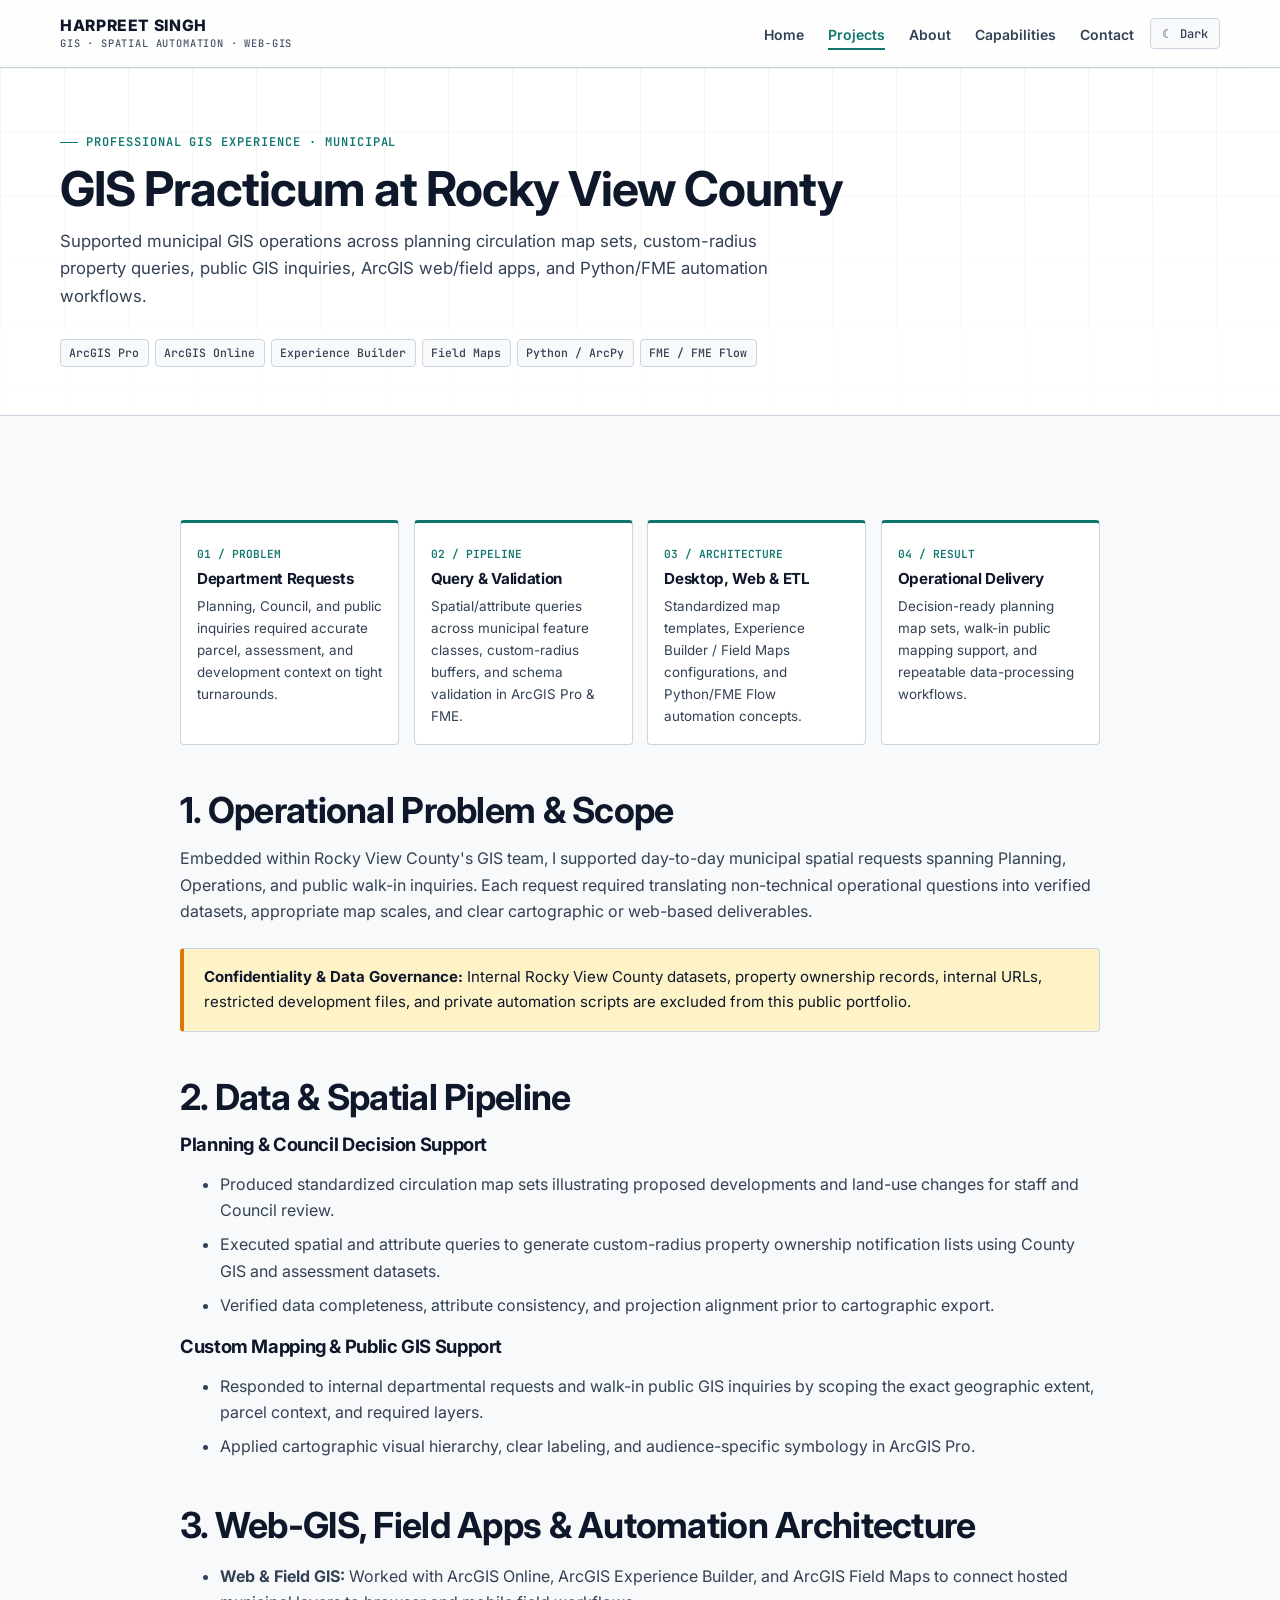
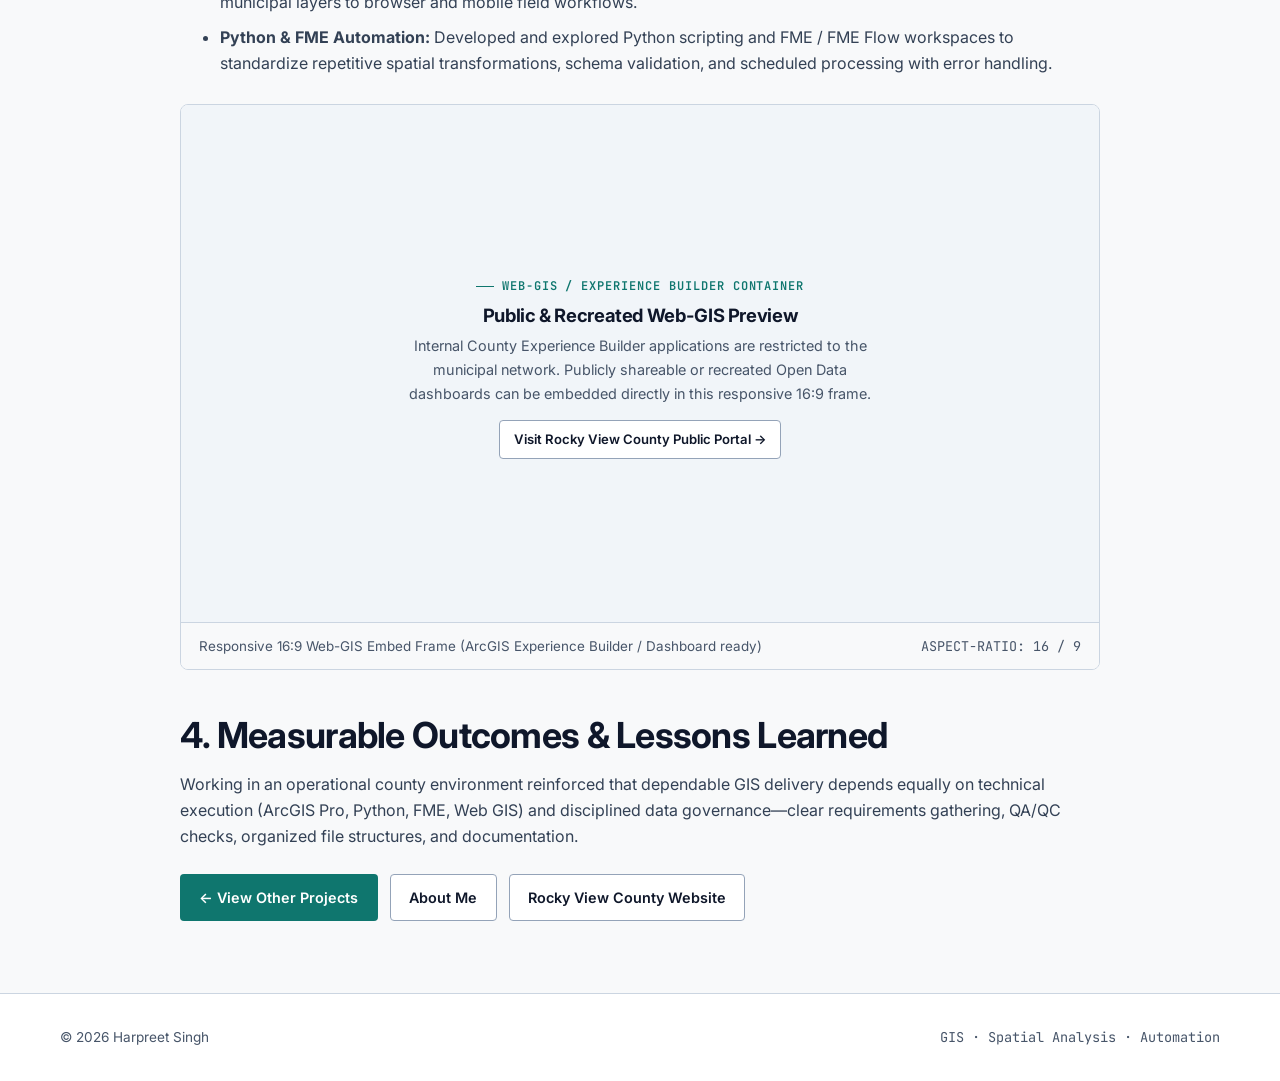
<file: projects/practicum.html>
<!DOCTYPE html>
<html lang="en">

<head>
    <meta charset="UTF-8">
    <meta name="viewport" content="width=device-width, initial-scale=1.0">

    <title>GIS Practicum at Rocky View County | Harpreet Singh</title>
    <meta
        name="description"
        content="Municipal GIS practicum at Rocky View County: planning circulation map sets, custom-radius property queries, ArcGIS Experience Builder, Field Maps, Python, and FME workflows."
    >

    <meta property="og:title" content="GIS Practicum at Rocky View County | Harpreet Singh">
    <meta
        property="og:description"
        content="Professional municipal GIS experience involving planning support, custom mapping, spatial analysis, web GIS, and workflow automation."
    >
    <meta property="og:type" content="website">

    <link rel="preconnect" href="https://fonts.googleapis.com">
    <link rel="preconnect" href="https://fonts.gstatic.com" crossorigin>
    <link
        href="https://fonts.googleapis.com/css2?family=Inter:wght@400;500;600;700;800&amp;family=JetBrains+Mono:wght@400;500;600&amp;display=swap"
        rel="stylesheet"
    >

    <link rel="stylesheet" href="../css/variables.css">
    <link rel="stylesheet" href="../css/style.css">
</head>

<body>
    <a class="skip-link" href="#main">Skip to content</a>

    <header class="site-header">
        <div class="container navbar">
            <a href="../index.html" class="logo">
                HARPREET SINGH
                <span class="logo-tagline">GIS &middot; SPATIAL AUTOMATION &middot; WEB-GIS</span>
            </a>

            <div class="nav-controls">
                <nav aria-label="Primary navigation">
                    <ul class="nav-links">
                        <li><a href="../index.html">Home</a></li>
                        <li><a href="../projects.html" class="active">Projects</a></li>
                        <li><a href="../about.html">About</a></li>
                        <li><a href="../index.html#skills">Capabilities</a></li>
                        <li><a href="../index.html#contact">Contact</a></li>
                    </ul>
                </nav>

                <button
                    type="button"
                    class="theme-toggle"
                    id="theme-toggle"
                    aria-label="Toggle dark mode"
                    aria-pressed="false"
                >
                    &#9790; Dark
                </button>

                <button
                    type="button"
                    class="menu-toggle"
                    id="mobile-menu"
                    aria-label="Toggle navigation menu"
                    aria-expanded="false"
                >
                    &#9776;
                </button>
            </div>
        </div>
    </header>

    <main id="main">
        <section class="page-hero">
            <div class="topo-bg" aria-hidden="true"></div>
            <div class="container hero-animate">
                <div class="eyebrow">Professional GIS Experience &middot; Municipal</div>
                <h1>GIS Practicum at Rocky View County</h1>
                <p>
                    Supported municipal GIS operations across planning circulation map sets,
                    custom-radius property queries, public GIS inquiries, ArcGIS web/field apps,
                    and Python/FME automation workflows.
                </p>
                <div class="project-tags" style="margin-top: 1.25rem;">
                    <span class="tag">ArcGIS Pro</span>
                    <span class="tag">ArcGIS Online</span>
                    <span class="tag">Experience Builder</span>
                    <span class="tag">Field Maps</span>
                    <span class="tag">Python / ArcPy</span>
                    <span class="tag">FME / FME Flow</span>
                </div>
            </div>
        </section>

        <section>
            <div class="container case-layout prose">
                <div class="pipeline-grid">
                    <div class="pipeline-step" data-reveal>
                        <span class="pipeline-step-num">01 / Problem</span>
                        <h3>Department Requests</h3>
                        <p>
                            Planning, Council, and public inquiries required accurate parcel,
                            assessment, and development context on tight turnarounds.
                        </p>
                    </div>
                    <div class="pipeline-step" data-reveal>
                        <span class="pipeline-step-num">02 / Pipeline</span>
                        <h3>Query &amp; Validation</h3>
                        <p>
                            Spatial/attribute queries across municipal feature classes, custom-radius
                            buffers, and schema validation in ArcGIS Pro &amp; FME.
                        </p>
                    </div>
                    <div class="pipeline-step" data-reveal>
                        <span class="pipeline-step-num">03 / Architecture</span>
                        <h3>Desktop, Web &amp; ETL</h3>
                        <p>
                            Standardized map templates, Experience Builder / Field Maps
                            configurations, and Python/FME Flow automation concepts.
                        </p>
                    </div>
                    <div class="pipeline-step" data-reveal>
                        <span class="pipeline-step-num">04 / Result</span>
                        <h3>Operational Delivery</h3>
                        <p>
                            Decision-ready planning map sets, walk-in public mapping support, and
                            repeatable data-processing workflows.
                        </p>
                    </div>
                </div>

                <h2>1. Operational Problem &amp; Scope</h2>
                <p>
                    Embedded within Rocky View County's GIS team, I supported day-to-day municipal
                    spatial requests spanning Planning, Operations, and public walk-in inquiries.
                    Each request required translating non-technical operational questions into
                    verified datasets, appropriate map scales, and clear cartographic or web-based
                    deliverables.
                </p>

                <div class="callout">
                    <strong>Confidentiality &amp; Data Governance:</strong> Internal Rocky View
                    County datasets, property ownership records, internal URLs, restricted
                    development files, and private automation scripts are excluded from this public
                    portfolio.
                </div>

                <h2>2. Data &amp; Spatial Pipeline</h2>
                <h3>Planning &amp; Council Decision Support</h3>
                <ul>
                    <li>
                        Produced standardized circulation map sets illustrating proposed
                        developments and land-use changes for staff and Council review.
                    </li>
                    <li>
                        Executed spatial and attribute queries to generate custom-radius property
                        ownership notification lists using County GIS and assessment datasets.
                    </li>
                    <li>
                        Verified data completeness, attribute consistency, and projection alignment
                        prior to cartographic export.
                    </li>
                </ul>

                <h3>Custom Mapping &amp; Public GIS Support</h3>
                <ul>
                    <li>
                        Responded to internal departmental requests and walk-in public GIS inquiries
                        by scoping the exact geographic extent, parcel context, and required layers.
                    </li>
                    <li>
                        Applied cartographic visual hierarchy, clear labeling, and audience-specific
                        symbology in ArcGIS Pro.
                    </li>
                </ul>

                <h2>3. Web-GIS, Field Apps &amp; Automation Architecture</h2>
                <ul>
                    <li>
                        <strong>Web &amp; Field GIS:</strong> Worked with ArcGIS Online, ArcGIS
                        Experience Builder, and ArcGIS Field Maps to connect hosted municipal layers
                        to browser and mobile field workflows.
                    </li>
                    <li>
                        <strong>Python &amp; FME Automation:</strong> Developed and explored Python
                        scripting and FME / FME Flow workspaces to standardize repetitive spatial
                        transformations, schema validation, and scheduled processing with error
                        handling.
                    </li>
                </ul>

                <!-- Responsive Aspect-Ratio Embed Container with Graceful Fallback -->
                <div class="embed-card">
                    <div class="embed-frame">
                        <div class="embed-fallback">
                            <span class="eyebrow">Web-GIS / Experience Builder Container</span>
                            <h3 style="margin-top: 0.5rem;">Public &amp; Recreated Web-GIS Preview</h3>
                            <p class="text-muted" style="font-size: 0.9rem;">
                                Internal County Experience Builder applications are restricted to the
                                municipal network. Publicly shareable or recreated Open Data
                                dashboards can be embedded directly in this responsive 16:9 frame.
                            </p>
                            <a
                                href="https://www.rockyview.ca/"
                                class="btn btn-secondary btn-small"
                                target="_blank"
                                rel="noopener noreferrer"
                            >
                                Visit Rocky View County Public Portal &rarr;
                            </a>
                        </div>
                    </div>
                    <div class="embed-caption">
                        <span>Responsive 16:9 Web-GIS Embed Frame (ArcGIS Experience Builder / Dashboard ready)</span>
                        <span class="mono">ASPECT-RATIO: 16 / 9</span>
                    </div>
                </div>

                <h2>4. Measurable Outcomes &amp; Lessons Learned</h2>
                <p>
                    Working in an operational county environment reinforced that dependable GIS
                    delivery depends equally on technical execution (ArcGIS Pro, Python, FME, Web
                    GIS) and disciplined data governance—clear requirements gathering, QA/QC checks,
                    organized file structures, and documentation.
                </p>

                <div class="hero-actions">
                    <a href="../projects.html" class="btn btn-primary">&larr; View Other Projects</a>
                    <a href="../about.html" class="btn btn-secondary">About Me</a>
                    <a
                        href="https://www.rockyview.ca/"
                        class="btn btn-secondary"
                        target="_blank"
                        rel="noopener noreferrer"
                    >
                        Rocky View County Website
                    </a>
                </div>
            </div>
        </section>
    </main>

    <footer class="footer">
        <div class="container footer-row">
            <span>&copy; <span data-year></span> Harpreet Singh</span>
            <span class="mono">GIS &middot; Spatial Analysis &middot; Automation</span>
        </div>
    </footer>

    <script src="../js/main.js"></script>
</body>

</html>
</file>
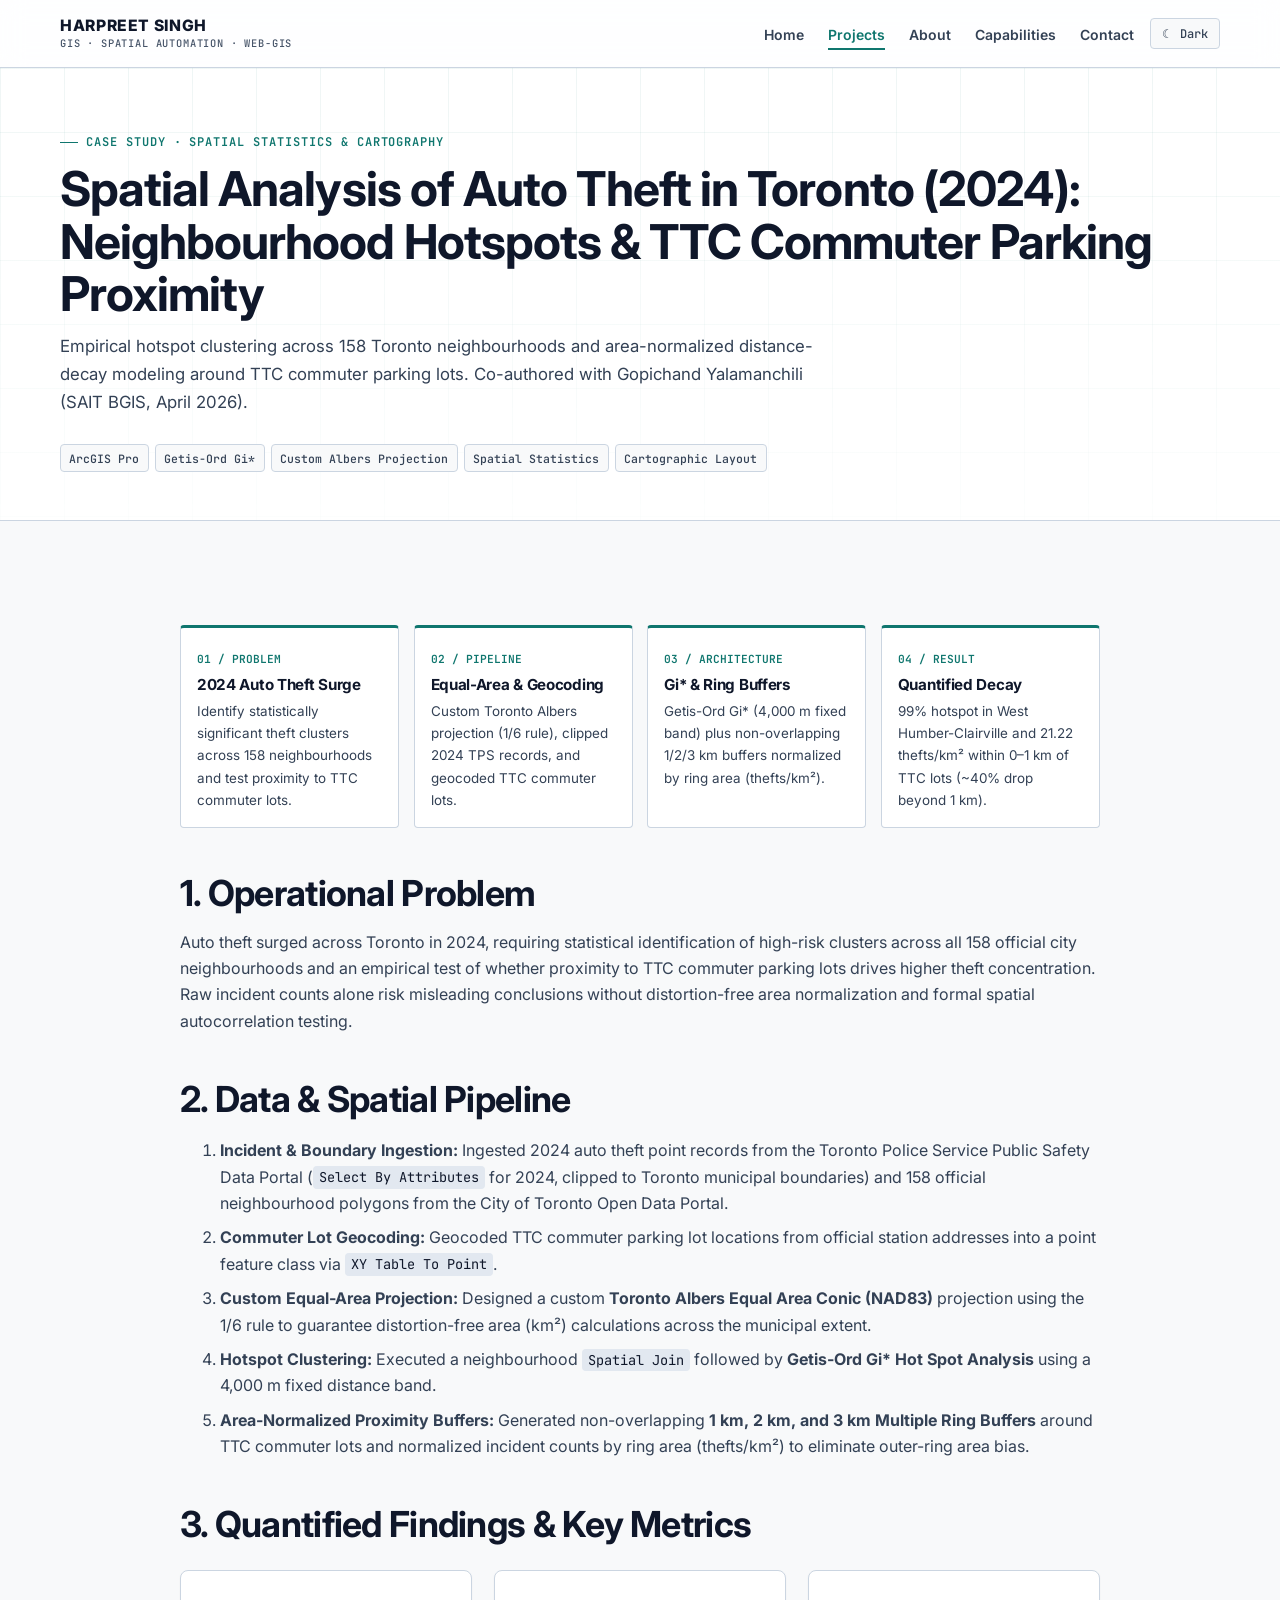
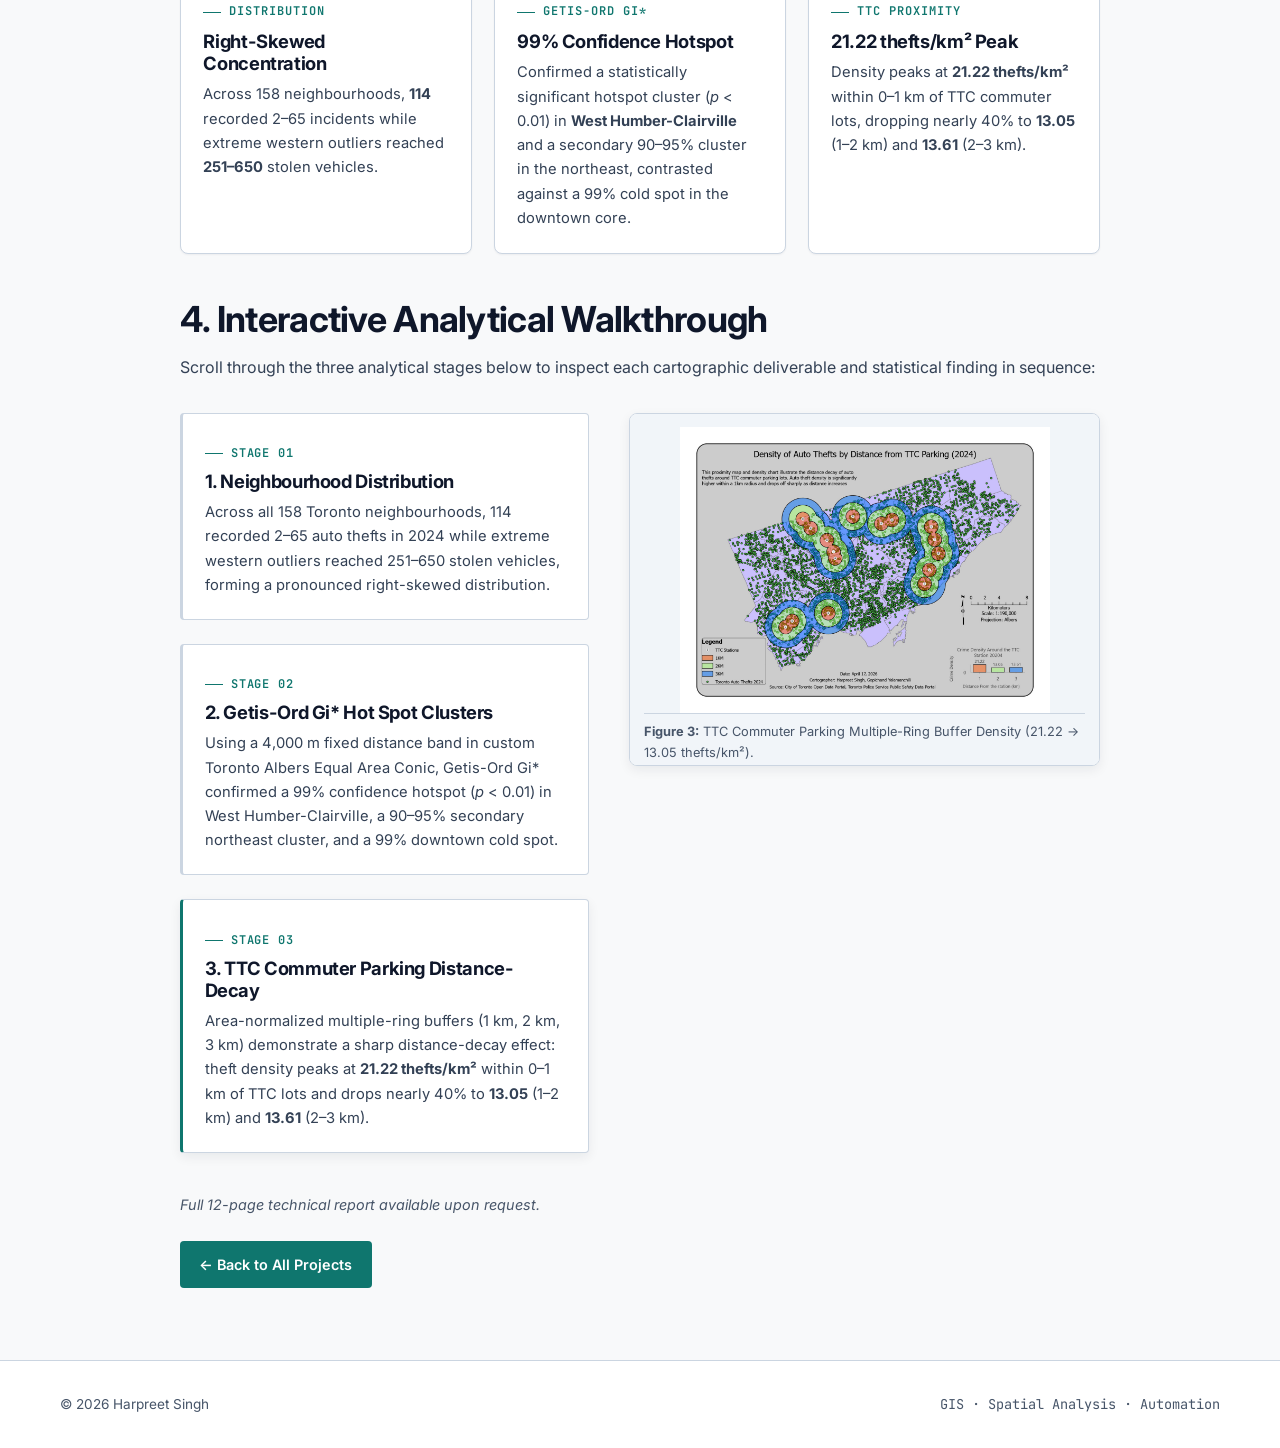
<file: projects/toronto-auto-theft.html>
<!DOCTYPE html>
<html lang="en">

<head>
    <meta charset="UTF-8">
    <meta name="viewport" content="width=device-width, initial-scale=1.0">

    <title>Spatial Analysis of Auto Theft in Toronto (2024) | Harpreet Singh</title>
    <meta
        name="description"
        content="Toronto 2024 auto theft hotspot analysis (Getis-Ord Gi*) across 158 neighbourhoods and TTC commuter parking proximity modeling using a custom Albers Equal Area Conic projection in ArcGIS Pro."
    >

    <meta property="og:title" content="Toronto 2024 Auto Theft Hotspot &amp; TTC Parking Proximity Analysis">
    <meta
        property="og:description"
        content="Getis-Ord Gi* hotspot clustering and multiple-ring buffer density modeling around TTC commuter parking lots."
    >
    <meta property="og:type" content="website">

    <link rel="preconnect" href="https://fonts.googleapis.com">
    <link rel="preconnect" href="https://fonts.gstatic.com" crossorigin>
    <link
        href="https://fonts.googleapis.com/css2?family=Inter:wght@400;500;600;700;800&amp;family=JetBrains+Mono:wght@400;500;600&amp;display=swap"
        rel="stylesheet"
    >

    <link rel="stylesheet" href="../css/variables.css">
    <link rel="stylesheet" href="../css/style.css">
</head>

<body>
    <a class="skip-link" href="#main">Skip to content</a>

    <header class="site-header">
        <div class="container navbar">
            <a href="../index.html" class="logo">
                HARPREET SINGH
                <span class="logo-tagline">GIS &middot; SPATIAL AUTOMATION &middot; WEB-GIS</span>
            </a>

            <div class="nav-controls">
                <nav aria-label="Primary navigation">
                    <ul class="nav-links">
                        <li><a href="../index.html">Home</a></li>
                        <li><a href="../projects.html" class="active">Projects</a></li>
                        <li><a href="../about.html">About</a></li>
                        <li><a href="../index.html#skills">Capabilities</a></li>
                        <li><a href="../index.html#contact">Contact</a></li>
                    </ul>
                </nav>

                <button
                    type="button"
                    class="theme-toggle"
                    id="theme-toggle"
                    aria-label="Toggle dark mode"
                    aria-pressed="false"
                >
                    &#9790; Dark
                </button>

                <button
                    type="button"
                    class="menu-toggle"
                    id="mobile-menu"
                    aria-label="Toggle navigation menu"
                    aria-expanded="false"
                >
                    &#9776;
                </button>
            </div>
        </div>
    </header>

    <main id="main">
        <section class="page-hero">
            <div class="topo-bg" aria-hidden="true"></div>
            <div class="container hero-animate">
                <div class="eyebrow">Case Study &middot; Spatial Statistics &amp; Cartography</div>
                <h1>Spatial Analysis of Auto Theft in Toronto (2024): Neighbourhood Hotspots &amp; TTC Commuter Parking Proximity</h1>
                <p>
                    Empirical hotspot clustering across 158 Toronto neighbourhoods and area-normalized
                    distance-decay modeling around TTC commuter parking lots. Co-authored with
                    Gopichand Yalamanchili (SAIT BGIS, April 2026).
                </p>
                <div class="project-tags" style="margin-top: 1.25rem;">
                    <span class="tag">ArcGIS Pro</span>
                    <span class="tag">Getis-Ord Gi*</span>
                    <span class="tag">Custom Albers Projection</span>
                    <span class="tag">Spatial Statistics</span>
                    <span class="tag">Cartographic Layout</span>
                </div>
            </div>
        </section>

        <section>
            <div class="container case-layout prose">
                <!-- 4-Stage Pipeline Summary -->
                <div class="pipeline-grid">
                    <div class="pipeline-step" data-reveal>
                        <span class="pipeline-step-num">01 / Problem</span>
                        <h3>2024 Auto Theft Surge</h3>
                        <p>
                            Identify statistically significant theft clusters across 158
                            neighbourhoods and test proximity to TTC commuter lots.
                        </p>
                    </div>
                    <div class="pipeline-step" data-reveal>
                        <span class="pipeline-step-num">02 / Pipeline</span>
                        <h3>Equal-Area &amp; Geocoding</h3>
                        <p>
                            Custom Toronto Albers projection (1/6 rule), clipped 2024 TPS records,
                            and geocoded TTC commuter lots.
                        </p>
                    </div>
                    <div class="pipeline-step" data-reveal>
                        <span class="pipeline-step-num">03 / Architecture</span>
                        <h3>Gi* &amp; Ring Buffers</h3>
                        <p>
                            Getis-Ord Gi* (4,000 m fixed band) plus non-overlapping 1/2/3 km buffers
                            normalized by ring area (thefts/km&sup2;).
                        </p>
                    </div>
                    <div class="pipeline-step" data-reveal>
                        <span class="pipeline-step-num">04 / Result</span>
                        <h3>Quantified Decay</h3>
                        <p>
                            99% hotspot in West Humber-Clairville and 21.22 thefts/km&sup2; within
                            0&ndash;1 km of TTC lots (~40% drop beyond 1 km).
                        </p>
                    </div>
                </div>

                <h2>1. Operational Problem</h2>
                <p>
                    Auto theft surged across Toronto in 2024, requiring statistical identification of
                    high-risk clusters across all 158 official city neighbourhoods and an empirical
                    test of whether proximity to TTC commuter parking lots drives higher theft
                    concentration. Raw incident counts alone risk misleading conclusions without
                    distortion-free area normalization and formal spatial autocorrelation testing.
                </p>

                <h2>2. Data &amp; Spatial Pipeline</h2>
                <ol>
                    <li>
                        <strong>Incident &amp; Boundary Ingestion:</strong> Ingested 2024 auto
                        theft point records from the Toronto Police Service Public Safety Data
                        Portal (<code>Select By Attributes</code> for 2024, clipped to Toronto
                        municipal boundaries) and 158 official neighbourhood polygons from the City
                        of Toronto Open Data Portal.
                    </li>
                    <li>
                        <strong>Commuter Lot Geocoding:</strong> Geocoded TTC commuter parking lot
                        locations from official station addresses into a point feature class via
                        <code>XY Table To Point</code>.
                    </li>
                    <li>
                        <strong>Custom Equal-Area Projection:</strong> Designed a custom
                        <strong>Toronto Albers Equal Area Conic (NAD83)</strong> projection using
                        the 1/6 rule to guarantee distortion-free area (km&sup2;) calculations across
                        the municipal extent.
                    </li>
                    <li>
                        <strong>Hotspot Clustering:</strong> Executed a neighbourhood
                        <code>Spatial Join</code> followed by <strong>Getis-Ord Gi* Hot Spot
                        Analysis</strong> using a 4,000 m fixed distance band.
                    </li>
                    <li>
                        <strong>Area-Normalized Proximity Buffers:</strong> Generated
                        non-overlapping <strong>1 km, 2 km, and 3 km Multiple Ring Buffers</strong>
                        around TTC commuter lots and normalized incident counts by ring area
                        (thefts/km&sup2;) to eliminate outer-ring area bias.
                    </li>
                </ol>

                <h2>3. Quantified Findings &amp; Key Metrics</h2>
                <div class="grid-3" style="margin: 1.5rem 0 2.25rem;">
                    <div class="card">
                        <span class="eyebrow">Distribution</span>
                        <h3 style="margin-top: 0.5rem;">Right-Skewed Concentration</h3>
                        <p style="font-size: 0.92rem;">
                            Across 158 neighbourhoods, <strong>114</strong> recorded 2&ndash;65
                            incidents while extreme western outliers reached
                            <strong>251&ndash;650</strong> stolen vehicles.
                        </p>
                    </div>

                    <div class="card">
                        <span class="eyebrow">Getis-Ord Gi*</span>
                        <h3 style="margin-top: 0.5rem;">99% Confidence Hotspot</h3>
                        <p style="font-size: 0.92rem;">
                            Confirmed a statistically significant hotspot cluster (<em>p</em> &lt;
                            0.01) in <strong>West Humber-Clairville</strong> and a secondary
                            90&ndash;95% cluster in the northeast, contrasted against a 99% cold
                            spot in the downtown core.
                        </p>
                    </div>

                    <div class="card">
                        <span class="eyebrow">TTC Proximity</span>
                        <h3 style="margin-top: 0.5rem;">21.22 thefts/km&sup2; Peak</h3>
                        <p style="font-size: 0.92rem;">
                            Density peaks at <strong>21.22 thefts/km&sup2;</strong> within
                            0&ndash;1 km of TTC commuter lots, dropping nearly 40% to
                            <strong>13.05</strong> (1&ndash;2 km) and <strong>13.61</strong>
                            (2&ndash;3 km).
                        </p>
                    </div>
                </div>

                <h2>4. Interactive Analytical Walkthrough</h2>
                <p>
                    Scroll through the three analytical stages below to inspect each cartographic
                    deliverable and statistical finding in sequence:
                </p>

                <div class="scrolly-section">
                    <div class="scrolly-steps">
                        <article class="scrolly-step is-active" data-scrolly-step="0">
                            <span class="eyebrow">Stage 01</span>
                            <h3 style="margin-top: 0.4rem;">1. Neighbourhood Distribution</h3>
                            <p style="font-size: 0.92rem; margin-bottom: 0;">
                                Across all 158 Toronto neighbourhoods, 114 recorded 2&ndash;65 auto
                                thefts in 2024 while extreme western outliers reached 251&ndash;650
                                stolen vehicles, forming a pronounced right-skewed distribution.
                            </p>
                        </article>

                        <article class="scrolly-step" data-scrolly-step="1">
                            <span class="eyebrow">Stage 02</span>
                            <h3 style="margin-top: 0.4rem;">2. Getis-Ord Gi* Hot Spot Clusters</h3>
                            <p style="font-size: 0.92rem; margin-bottom: 0;">
                                Using a 4,000 m fixed distance band in custom Toronto Albers Equal
                                Area Conic, Getis-Ord Gi* confirmed a 99% confidence hotspot
                                (<em>p</em> &lt; 0.01) in West Humber-Clairville, a 90&ndash;95%
                                secondary northeast cluster, and a 99% downtown cold spot.
                            </p>
                        </article>

                        <article class="scrolly-step" data-scrolly-step="2">
                            <span class="eyebrow">Stage 03</span>
                            <h3 style="margin-top: 0.4rem;">3. TTC Commuter Parking Distance-Decay</h3>
                            <p style="font-size: 0.92rem; margin-bottom: 0;">
                                Area-normalized multiple-ring buffers (1 km, 2 km, 3 km) demonstrate
                                a sharp distance-decay effect: theft density peaks at <strong>21.22
                                thefts/km&sup2;</strong> within 0&ndash;1 km of TTC lots and drops
                                nearly 40% to <strong>13.05</strong> (1&ndash;2 km) and
                                <strong>13.61</strong> (2&ndash;3 km).
                            </p>
                        </article>
                    </div>

                    <div class="scrolly-stage" aria-live="polite">
                        <div class="scrolly-viewport">
                            <figure class="scrolly-visual is-active" data-scrolly-index="0">
                                <img
                                    src="../assets/toronto-auto-theft/toronto-auto-theft-choropleth.png"
                                    alt="Choropleth map showing the spatial distribution of 2024 auto thefts across 158 Toronto neighbourhoods"
                                    loading="lazy"
                                >
                                <figcaption class="scrolly-caption">
                                    <strong>Figure 1:</strong> 2024 Neighbourhood Choropleth (Scale 1:188,000, Albers Equal Area Conic).
                                </figcaption>
                            </figure>

                            <figure class="scrolly-visual" data-scrolly-index="1">
                                <svg viewBox="0 0 400 270" xmlns="http://www.w3.org/2000/svg" role="img" aria-label="Getis-Ord Gi* Hotspot Statistical Summary Diagram">
                                    <rect width="400" height="270" fill="var(--bg-offset)" rx="6"/>
                                    <text x="20" y="28" font-family="JetBrains Mono, monospace" font-size="11" font-weight="700" fill="var(--ink-primary)">GETIS-ORD Gi* // 4,000 M FIXED BAND</text>
                                    <g transform="translate(20, 50)">
                                        <rect width="360" height="54" rx="4" fill="var(--accent-amber-bg)" stroke="var(--accent-amber)" stroke-width="1.5"/>
                                        <text x="14" y="23" font-family="Inter, sans-serif" font-size="12" font-weight="700" fill="var(--accent-amber-ink)">West Humber-Clairville (Far West)</text>
                                        <text x="14" y="41" font-family="JetBrains Mono, monospace" font-size="10.5" fill="var(--ink-primary)">99% Confidence Hotspot (p &lt; 0.01) &middot; 251-650 thefts</text>
                                    </g>
                                    <g transform="translate(20, 118)">
                                        <rect width="360" height="54" rx="4" fill="var(--bg-surface)" stroke="var(--border-strong)"/>
                                        <text x="14" y="23" font-family="Inter, sans-serif" font-size="12" font-weight="700" fill="var(--ink-primary)">Northeast Corridor Cluster</text>
                                        <text x="14" y="41" font-family="JetBrains Mono, monospace" font-size="10.5" fill="var(--ink-muted)">90%-95% Secondary Hotspot Cluster</text>
                                    </g>
                                    <g transform="translate(20, 186)">
                                        <rect width="360" height="54" rx="4" fill="var(--accent-teal-bg)" stroke="var(--accent-primary)" stroke-width="1.5"/>
                                        <text x="14" y="23" font-family="Inter, sans-serif" font-size="12" font-weight="700" fill="var(--accent-teal-ink)">Downtown Core</text>
                                        <text x="14" y="41" font-family="JetBrains Mono, monospace" font-size="10.5" fill="var(--ink-primary)">99% Confidence Cold Spot (p &lt; 0.01)</text>
                                    </g>
                                </svg>
                                <figcaption class="scrolly-caption">
                                    <strong>Figure 2:</strong> Getis-Ord Gi* statistical clustering across custom Albers Equal Area polygons.
                                </figcaption>
                            </figure>

                            <figure class="scrolly-visual" data-scrolly-index="2">
                                <img
                                    src="../assets/toronto-auto-theft/ttc-parking-buffer-density.png"
                                    alt="Proximity map showing 1 km, 2 km, and 3 km non-overlapping buffers around TTC commuter parking lots"
                                    loading="lazy"
                                >
                                <figcaption class="scrolly-caption">
                                    <strong>Figure 3:</strong> TTC Commuter Parking Multiple-Ring Buffer Density (21.22 &rarr; 13.05 thefts/km&sup2;).
                                </figcaption>
                            </figure>
                        </div>
                    </div>
                </div>

                <p class="text-muted" style="font-size: 0.9rem; font-style: italic; margin-bottom: 1.5rem;">
                    Full 12-page technical report available upon request.
                </p>

                <div class="hero-actions">
                    <a href="../projects.html" class="btn btn-primary">&larr; Back to All Projects</a>
                </div>
            </div>
        </section>
    </main>

    <footer class="footer">
        <div class="container footer-row">
            <span>&copy; <span data-year></span> Harpreet Singh</span>
            <span class="mono">GIS &middot; Spatial Analysis &middot; Automation</span>
        </div>
    </footer>

    <script src="../js/main.js"></script>
</body>

</html>
</file>
<file: css/variables.css>
/* ==========================================================================
   Cartographic Editorial Design Tokens
   Default: High-contrast Light Mode (Topographic Paper)
   Optional: Dark Mode via [data-theme="dark"] persisted in localStorage
   ========================================================================== */

:root {
    /* Surfaces */
    --bg-paper: #F8F9FA;
    --bg-surface: #FFFFFF;
    --bg-offset: #F1F5F9;
    --bg-elevated: #FFFFFF;

    /* Ink / Typography */
    --ink-primary: #0F172A;
    --ink-secondary: #334155;
    --ink-muted: #475569;

    /* Hairlines & Borders */
    --border-hairline: #CBD5E1;
    --border-strong: #94A3B8;

    /* Cartographic Accents */
    --accent-primary: #0F766E;
    --accent-primary-hover: #115E59;
    --accent-teal-bg: #CCFBF1;
    --accent-teal-ink: #115E59;

    --accent-amber: #D97706;
    --accent-amber-bg: #FEF3C7;
    --accent-amber-ink: #92400E;

    /* Code & Map Readouts */
    --code-bg: #0F172A;
    --code-ink: #E2E8F0;
    --code-border: #1E293B;
    --inline-code-bg: #E2E8F0;
    --inline-code-ink: #0F172A;

    /* Shadows (Restrained, editorial) */
    --shadow-sm: 0 1px 2px rgba(15, 23, 42, 0.05);
    --shadow-md: 0 4px 12px rgba(15, 23, 42, 0.07);
    --shadow-lg: 0 10px 24px rgba(15, 23, 42, 0.1);

    /* Typography */
    --font-sans: 'Inter', -apple-system, BlinkMacSystemFont, 'Segoe UI', Roboto, sans-serif;
    --font-mono: 'JetBrains Mono', ui-monospace, SFMono-Regular, Menlo, Monaco, Consolas, monospace;

    /* Radii & Spacing */
    --radius-sm: 4px;
    --radius-md: 8px;
    --radius-lg: 12px;
    --header-height: 68px;

    /* Topographic pattern opacity */
    --topo-stroke: rgba(15, 23, 42, 0.06);
    --grid-stroke: rgba(15, 118, 110, 0.08);

    /* Frosted Sticky Header */
    --header-bg: rgba(255, 255, 255, 0.84);

    /* Motion Tokens */
    --ease-out-expo: cubic-bezier(0.16, 1, 0.3, 1);
    --ease-in-out-smooth: cubic-bezier(0.65, 0, 0.35, 1);
    --duration-fast: 220ms;
    --duration-base: 550ms;
    --duration-slow: 800ms;
}

[data-theme="dark"] {
    /* Surfaces */
    --bg-paper: #0B1120;
    --bg-surface: #111827;
    --bg-offset: #172033;
    --bg-elevated: #1E293B;
    --header-bg: rgba(17, 24, 39, 0.84);

    /* Ink / Typography */
    --ink-primary: #F1F5F9;
    --ink-secondary: #CBD5E1;
    --ink-muted: #94A3B8;

    /* Hairlines & Borders */
    --border-hairline: #293548;
    --border-strong: #475569;

    /* Cartographic Accents */
    --accent-primary: #2DD4BF;
    --accent-primary-hover: #14B8A6;
    --accent-teal-bg: rgba(45, 212, 191, 0.14);
    --accent-teal-ink: #5EEAD4;

    --accent-amber: #F59E0B;
    --accent-amber-bg: rgba(245, 158, 11, 0.14);
    --accent-amber-ink: #FCD34D;

    /* Code & Map Readouts */
    --code-bg: #070B14;
    --code-ink: #E2E8F0;
    --code-border: #293548;
    --inline-code-bg: #1E293B;
    --inline-code-ink: #5EEAD4;

    /* Shadows */
    --shadow-sm: 0 1px 2px rgba(0, 0, 0, 0.25);
    --shadow-md: 0 4px 12px rgba(0, 0, 0, 0.35);
    --shadow-lg: 0 12px 28px rgba(0, 0, 0, 0.45);

    /* Topographic pattern opacity */
    --topo-stroke: rgba(241, 245, 249, 0.05);
    --grid-stroke: rgba(45, 212, 191, 0.08);
}
</file>
<file: css/style.css>
/* ==========================================================================
   Harpreet Singh — Web-GIS & Spatial Engineering Portfolio
   Cartographic Editorial Stylesheet
   ========================================================================== */

*,
*::before,
*::after {
    box-sizing: border-box;
}

html {
    scroll-behavior: smooth;
    -webkit-text-size-adjust: 100%;
}

body {
    margin: 0;
    background-color: var(--bg-paper);
    color: var(--ink-primary);
    font-family: var(--font-sans);
    font-size: 16px;
    line-height: 1.65;
    transition: background-color 0.2s ease, color 0.2s ease;
}

img {
    display: block;
    max-width: 100%;
    height: auto;
}

a {
    color: var(--accent-primary);
    text-decoration-thickness: 1px;
    text-underline-offset: 3px;
}

a:hover {
    color: var(--accent-primary-hover);
}

button,
a {
    -webkit-tap-highlight-color: transparent;
}

:focus-visible {
    outline: 2px solid var(--accent-primary);
    outline-offset: 2px;
}

.container {
    width: min(1160px, 92%);
    margin: 0 auto;
}

.mono {
    font-family: var(--font-mono);
}

/* Accessibility */

.skip-link {
    position: absolute;
    left: -9999px;
    top: 0;
    z-index: 1000;
}

.skip-link:focus {
    left: 1rem;
    top: 1rem;
    padding: 0.7rem 1rem;
    background: var(--bg-surface);
    color: var(--ink-primary);
    border: 1px solid var(--border-strong);
    border-radius: var(--radius-sm);
    box-shadow: var(--shadow-md);
    font-weight: 600;
    text-decoration: none;
}

/* Typography */

h1,
h2,
h3,
h4 {
    margin-top: 0;
    color: var(--ink-primary);
    font-weight: 700;
    letter-spacing: -0.02em;
    line-height: 1.2;
}

h2 {
    margin-bottom: 0.85rem;
    font-size: clamp(1.65rem, 2.8vw, 2.25rem);
}

h3 {
    margin-bottom: 0.5rem;
    font-size: 1.15rem;
}

p {
    margin-top: 0;
    color: var(--ink-secondary);
}

.text-muted {
    color: var(--ink-muted);
}

.section-intro {
    max-width: 740px;
    margin-bottom: 2.25rem;
    color: var(--ink-muted);
    font-size: 1.05rem;
}

.eyebrow {
    display: inline-flex;
    align-items: center;
    gap: 0.5rem;
    font-family: var(--font-mono);
    font-size: 0.75rem;
    font-weight: 600;
    letter-spacing: 0.08em;
    text-transform: uppercase;
    color: var(--accent-primary);
}

.eyebrow::before {
    content: "";
    display: inline-block;
    width: 18px;
    height: 1px;
    background-color: var(--accent-primary);
}

/* Header & Navigation */

.site-header {
    position: sticky;
    top: 0;
    z-index: 200;
    height: var(--header-height);
    background-color: var(--header-bg);
    backdrop-filter: blur(12px);
    -webkit-backdrop-filter: blur(12px);
    border-bottom: 1px solid var(--border-hairline);
    transition:
        background-color var(--duration-fast) var(--ease-out-expo),
        border-color var(--duration-fast) var(--ease-out-expo),
        box-shadow var(--duration-fast) var(--ease-out-expo);
}

.site-header.is-scrolled {
    box-shadow: var(--shadow-sm);
    border-bottom-color: var(--border-strong);
}

.navbar {
    height: 100%;
    display: flex;
    align-items: center;
    justify-content: space-between;
    gap: 1.5rem;
}

.logo {
    display: flex;
    flex-direction: column;
    color: var(--ink-primary);
    font-weight: 800;
    font-size: 0.98rem;
    letter-spacing: 0.04em;
    line-height: 1.15;
    text-decoration: none;
}

.logo:hover {
    color: var(--ink-primary);
}

.logo-tagline {
    margin-top: 0.2rem;
    font-family: var(--font-mono);
    font-size: 0.65rem;
    font-weight: 500;
    letter-spacing: 0.08em;
    color: var(--ink-muted);
}

.nav-controls {
    display: flex;
    align-items: center;
    gap: 1rem;
}

.nav-links {
    display: flex;
    align-items: center;
    gap: 1.5rem;
    margin: 0;
    padding: 0;
    list-style: none;
}

.nav-links a {
    position: relative;
    padding: 0.35rem 0;
    color: var(--ink-secondary);
    font-size: 0.875rem;
    font-weight: 600;
    text-decoration: none;
    transition: color 0.15s ease;
}

.nav-links a:hover,
.nav-links a:focus-visible,
.nav-links a.active {
    color: var(--accent-primary);
}

.nav-links a.active::after {
    content: "";
    position: absolute;
    left: 0;
    right: 0;
    bottom: -2px;
    height: 2px;
    background-color: var(--accent-primary);
}

.theme-toggle {
    display: inline-flex;
    align-items: center;
    gap: 0.4rem;
    padding: 0.42rem 0.7rem;
    border: 1px solid var(--border-hairline);
    border-radius: var(--radius-sm);
    background: var(--bg-paper);
    color: var(--ink-secondary);
    font-family: var(--font-mono);
    font-size: 0.75rem;
    font-weight: 500;
    cursor: pointer;
    transition: border-color 0.15s ease, color 0.15s ease, background-color 0.15s ease;
}

.theme-toggle:hover {
    border-color: var(--border-strong);
    color: var(--ink-primary);
}

.menu-toggle {
    display: none;
    align-items: center;
    justify-content: center;
    width: 38px;
    height: 38px;
    padding: 0;
    border: 1px solid var(--border-hairline);
    border-radius: var(--radius-sm);
    background: var(--bg-paper);
    color: var(--ink-primary);
    font-size: 1.2rem;
    cursor: pointer;
}

/* Sections */

section {
    padding: 4.5rem 0;
}

.section-bordered {
    border-top: 1px solid var(--border-hairline);
}

.bg-offset {
    background-color: var(--bg-offset);
    border-top: 1px solid var(--border-hairline);
    border-bottom: 1px solid var(--border-hairline);
}

.section-header-row {
    display: flex;
    align-items: flex-end;
    justify-content: space-between;
    flex-wrap: wrap;
    gap: 1rem;
    margin-bottom: 2rem;
}

.section-header-row h2 {
    margin-bottom: 0.35rem;
}

.section-header-row .section-intro {
    margin-bottom: 0;
}

/* Hero & Page Hero (Topographic Editorial Canvas) */

.hero,
.page-hero {
    position: relative;
    overflow: hidden;
    background-color: var(--bg-surface);
    border-bottom: 1px solid var(--border-hairline);
}

.hero {
    padding: 4.5rem 0 4rem;
}

.page-hero {
    padding: 3.5rem 0 3rem;
}

/* Subtle SVG Topographic Contour & Coordinate Grid Layer */
.topo-bg {
    position: absolute;
    inset: 0;
    pointer-events: none;
    z-index: 0;
    background-image:
        linear-gradient(to right, var(--grid-stroke) 1px, transparent 1px),
        linear-gradient(to bottom, var(--grid-stroke) 1px, transparent 1px);
    background-size: 64px 64px;
    mask-image: linear-gradient(to bottom, rgba(0, 0, 0, 0.85), rgba(0, 0, 0, 0.15));
}

.topo-contours {
    position: absolute;
    right: -6%;
    top: -15%;
    width: 680px;
    max-width: 75vw;
    height: auto;
    pointer-events: none;
    z-index: 0;
    color: var(--topo-stroke);
}

.hero > .container,
.page-hero > .container {
    position: relative;
    z-index: 1;
}

.hero-grid {
    display: grid;
    grid-template-columns: 1.35fr 0.85fr;
    align-items: start;
    gap: 2.75rem;
}

.hero h1 {
    margin: 0.75rem 0 0.75rem;
    font-size: clamp(2.4rem, 5vw, 3.85rem);
    line-height: 1.05;
}

.page-hero h1 {
    margin: 0.65rem 0 0.75rem;
    font-size: clamp(2rem, 4vw, 3rem);
    line-height: 1.1;
}

.hero-subtitle {
    margin-bottom: 1rem;
    color: var(--ink-primary);
    font-size: clamp(1.08rem, 1.8vw, 1.3rem);
    font-weight: 600;
}

.hero-desc {
    max-width: 640px;
    font-size: 1.02rem;
    color: var(--ink-secondary);
}

.page-hero p {
    max-width: 760px;
    margin-bottom: 0;
    font-size: 1.05rem;
    color: var(--ink-secondary);
}

.coord-strip {
    display: inline-flex;
    flex-wrap: wrap;
    align-items: center;
    gap: 0.75rem;
    margin-top: 1.25rem;
    padding: 0.45rem 0.8rem;
    background: var(--bg-paper);
    border: 1px solid var(--border-hairline);
    border-radius: var(--radius-sm);
    font-family: var(--font-mono);
    font-size: 0.75rem;
    color: var(--ink-muted);
}

.coord-strip strong {
    color: var(--ink-primary);
}

/* Spec Panel in Hero */

.hero-panel {
    padding: 1.5rem;
    background: var(--bg-paper);
    border: 1px solid var(--border-hairline);
    border-radius: var(--radius-md);
    box-shadow: var(--shadow-sm);
}

.hero-panel-header {
    display: flex;
    align-items: center;
    justify-content: space-between;
    padding-bottom: 0.75rem;
    margin-bottom: 1rem;
    border-bottom: 1px solid var(--border-hairline);
}

.hero-panel-title {
    font-family: var(--font-mono);
    font-size: 0.75rem;
    font-weight: 600;
    letter-spacing: 0.06em;
    text-transform: uppercase;
    color: var(--ink-primary);
}

.status-pill {
    display: inline-flex;
    align-items: center;
    gap: 0.35rem;
    padding: 0.2rem 0.55rem;
    border-radius: 999px;
    background: var(--accent-teal-bg);
    color: var(--accent-teal-ink);
    font-family: var(--font-mono);
    font-size: 0.7rem;
    font-weight: 600;
}

.status-pill::before {
    content: "";
    width: 6px;
    height: 6px;
    border-radius: 50%;
    background: var(--accent-primary);
}

.spec-list {
    margin: 0;
    padding: 0;
    list-style: none;
    display: grid;
    gap: 0.65rem;
}

.spec-list li {
    display: flex;
    justify-content: space-between;
    align-items: baseline;
    gap: 0.75rem;
    font-size: 0.9rem;
    padding-bottom: 0.55rem;
    border-bottom: 1px dashed var(--border-hairline);
}

.spec-list li:last-child {
    padding-bottom: 0;
    border-bottom: 0;
}

.spec-key {
    color: var(--ink-muted);
    font-size: 0.84rem;
}

.spec-val {
    font-family: var(--font-mono);
    font-size: 0.8rem;
    font-weight: 500;
    color: var(--ink-primary);
    text-align: right;
}

/* Buttons */

.hero-actions,
.project-actions {
    display: flex;
    flex-wrap: wrap;
    gap: 0.75rem;
    margin-top: 1.5rem;
}

.btn {
    display: inline-flex;
    align-items: center;
    justify-content: center;
    gap: 0.45rem;
    padding: 0.68rem 1.15rem;
    border: 1px solid transparent;
    border-radius: var(--radius-sm);
    font-size: 0.9rem;
    font-weight: 600;
    text-decoration: none;
    cursor: pointer;
    transition: background-color 0.15s ease, border-color 0.15s ease, color 0.15s ease, transform 0.15s ease;
}

.btn:hover {
    transform: translateY(-1px);
}

.btn-primary {
    background-color: var(--accent-primary);
    color: #FFFFFF;
}

[data-theme="dark"] .btn-primary {
    color: #0B1120;
}

.btn-primary:hover {
    background-color: var(--accent-primary-hover);
    color: #FFFFFF;
}

[data-theme="dark"] .btn-primary:hover {
    color: #0B1120;
}

.btn-secondary {
    background-color: var(--bg-surface);
    border-color: var(--border-strong);
    color: var(--ink-primary);
}

.btn-secondary:hover {
    background-color: var(--bg-offset);
    color: var(--ink-primary);
}

.btn-amber {
    background-color: var(--accent-amber);
    color: #FFFFFF;
}

.btn-amber:hover {
    filter: brightness(0.95);
    color: #FFFFFF;
}

.btn-small {
    padding: 0.48rem 0.85rem;
    font-size: 0.82rem;
}

.btn-muted {
    background: var(--bg-offset);
    border-color: var(--border-hairline);
    color: var(--ink-muted);
    cursor: default;
}

.btn-muted:hover {
    transform: none;
}

.section-action {
    margin-top: 2.25rem;
    text-align: center;
}

/* Grids */

.grid-2 {
    display: grid;
    grid-template-columns: repeat(2, minmax(0, 1fr));
    gap: 1.25rem;
}

.grid-3 {
    display: grid;
    grid-template-columns: repeat(3, minmax(0, 1fr));
    gap: 1.35rem;
}

.grid-4 {
    display: grid;
    grid-template-columns: repeat(4, minmax(0, 1fr));
    gap: 1.15rem;
}

/* Cards */

.card {
    padding: 1.4rem;
    background: var(--bg-surface);
    border: 1px solid var(--border-hairline);
    border-radius: var(--radius-md);
    box-shadow: var(--shadow-sm);
}

.card p:last-child {
    margin-bottom: 0;
}

.project-card {
    display: flex;
    flex-direction: column;
    padding: 0;
    overflow: hidden;
    transition:
        transform 320ms var(--ease-out-expo),
        box-shadow 320ms var(--ease-out-expo),
        border-color var(--duration-fast) var(--ease-out-expo);
}

.project-card:hover,
.project-card:focus-within {
    border-color: var(--border-strong);
    box-shadow:
        0 4px 10px rgba(15, 23, 42, 0.05),
        0 14px 28px rgba(15, 23, 42, 0.09);
    transform: translateY(-3px);
}

.project-visual {
    position: relative;
    aspect-ratio: 16 / 9;
    display: flex;
    align-items: center;
    justify-content: center;
    padding: 0;
    overflow: hidden;
    background-color: var(--bg-offset);
    border-bottom: 1px solid var(--border-hairline);
}

.project-visual img,
.project-visual svg.project-svg {
    width: 100%;
    height: 100%;
    display: block;
    object-fit: cover;
    transition: transform 420ms var(--ease-out-expo);
}

.project-card:hover .project-visual img,
.project-card:hover .project-visual svg.project-svg,
.project-card:focus-within .project-visual img,
.project-card:focus-within .project-visual svg.project-svg {
    transform: scale(1.03);
}

.webgl-fallback {
    display: flex;
    flex-direction: column;
    align-items: center;
    justify-content: center;
    text-align: center;
    height: 100%;
    min-height: 440px;
    padding: 2rem;
    background: var(--bg-offset);
    color: var(--ink-secondary);
}

.webgl-fallback h3 {
    margin-bottom: 0.5rem;
}

.webgl-fallback p {
    max-width: 440px;
    font-size: 0.9rem;
}

.project-content {
    flex: 1;
    display: flex;
    flex-direction: column;
    padding: 1.35rem;
}

.project-category {
    font-family: var(--font-mono);
    font-size: 0.72rem;
    font-weight: 600;
    letter-spacing: 0.06em;
    text-transform: uppercase;
    color: var(--accent-primary);
}

.project-content h3 {
    margin: 0.45rem 0 0.6rem;
}

.project-summary {
    font-size: 0.93rem;
    margin-bottom: 1rem;
}

/* Mini engineering pipeline preview inside cards */
.pipeline-mini {
    margin: 0 0 1rem;
    padding: 0.75rem;
    background: var(--bg-paper);
    border: 1px solid var(--border-hairline);
    border-radius: var(--radius-sm);
    font-size: 0.82rem;
    display: grid;
    gap: 0.35rem;
}

.pipeline-mini div {
    display: flex;
    gap: 0.45rem;
}

.pipeline-label {
    font-family: var(--font-mono);
    font-size: 0.72rem;
    font-weight: 600;
    color: var(--accent-amber);
    min-width: 68px;
}

.project-tags {
    display: flex;
    flex-wrap: wrap;
    gap: 0.4rem;
    margin-top: auto;
    padding-top: 0.5rem;
}

.tag {
    display: inline-block;
    padding: 0.22rem 0.52rem;
    border: 1px solid var(--border-hairline);
    border-radius: var(--radius-sm);
    background: var(--bg-paper);
    color: var(--ink-secondary);
    font-family: var(--font-mono);
    font-size: 0.72rem;
    font-weight: 500;
}

/* ==========================================================================
   Interactive Web-GIS Workbench (MapLibre GL JS 3D + Turf.js)
   ========================================================================== */

.map-showcase {
    background: var(--bg-surface);
    border: 1px solid var(--border-hairline);
    border-radius: var(--radius-md);
    box-shadow: var(--shadow-md);
    overflow: hidden;
}

.map-toolbar {
    display: flex;
    flex-wrap: wrap;
    align-items: center;
    justify-content: space-between;
    gap: 0.75rem;
    padding: 0.8rem 1.15rem;
    background: var(--bg-paper);
    border-bottom: 1px solid var(--border-hairline);
}

.map-toolbar-group {
    display: flex;
    flex-wrap: wrap;
    align-items: center;
    gap: 0.45rem;
}

.segmented-toggle {
    position: relative;
    display: inline-flex;
    padding: 0.2rem;
    background: var(--bg-offset);
    border: 1px solid var(--border-hairline);
    border-radius: var(--radius-sm);
    gap: 0.2rem;
}

.segmented-btn {
    position: relative;
    z-index: 1;
    padding: 0.36rem 0.75rem;
    border: 0;
    border-radius: 3px;
    background: transparent;
    color: var(--ink-secondary);
    font-family: var(--font-mono);
    font-size: 0.74rem;
    font-weight: 600;
    cursor: pointer;
    transition: color 0.2s ease;
}

.segmented-btn:hover {
    color: var(--ink-primary);
}

.segmented-btn.active {
    background: var(--accent-primary);
    color: #FFFFFF;
}

.segmented-toggle.has-pill .segmented-btn.active {
    background: transparent;
}

.sliding-pill {
    position: absolute;
    top: 0;
    left: 0;
    height: 100%;
    border-radius: 3px;
    background: var(--accent-primary);
    z-index: 0;
    pointer-events: none;
    transition:
        transform 340ms cubic-bezier(0.22, 1, 0.36, 1),
        width 340ms cubic-bezier(0.22, 1, 0.36, 1),
        height 340ms cubic-bezier(0.22, 1, 0.36, 1);
}

[data-theme="dark"] .segmented-btn.active {
    color: #0B1120;
}

.toolbar-label {
    font-family: var(--font-mono);
    font-size: 0.72rem;
    font-weight: 600;
    text-transform: uppercase;
    letter-spacing: 0.05em;
    color: var(--ink-muted);
    margin-right: 0.2rem;
}

.map-btn {
    padding: 0.35rem 0.68rem;
    border: 1px solid var(--border-hairline);
    border-radius: var(--radius-sm);
    background: var(--bg-surface);
    color: var(--ink-secondary);
    font-family: var(--font-mono);
    font-size: 0.75rem;
    font-weight: 500;
    cursor: pointer;
    transition: all 0.15s ease;
}

.map-btn:hover {
    border-color: var(--border-strong);
    color: var(--ink-primary);
}

.map-btn.active {
    background: var(--accent-primary);
    border-color: var(--accent-primary);
    color: #FFFFFF;
}

[data-theme="dark"] .map-btn.active {
    color: #0B1120;
}

.map-workspace {
    display: grid;
    grid-template-columns: 1fr 330px;
}

.map-canvas-wrap {
    position: relative;
    min-height: 500px;
    background: var(--bg-offset);
}

#gis-map {
    width: 100%;
    height: 100%;
    min-height: 500px;
}

.map-sidebar {
    padding: 1.15rem;
    border-left: 1px solid var(--border-hairline);
    background: var(--bg-surface);
    display: flex;
    flex-direction: column;
    gap: 1rem;
}

.map-sidebar h3 {
    font-size: 0.92rem;
    margin-bottom: 0.3rem;
}

.workbench-panel {
    display: flex;
    flex-direction: column;
    gap: 0.9rem;
    flex: 1;
}

.workbench-panel[hidden] {
    display: none;
}

.slider-control {
    padding: 0.75rem;
    background: var(--bg-paper);
    border: 1px solid var(--border-hairline);
    border-radius: var(--radius-sm);
}

.slider-header {
    display: flex;
    justify-content: space-between;
    align-items: center;
    margin-bottom: 0.45rem;
    font-size: 0.82rem;
}

.slider-val {
    font-family: var(--font-mono);
    font-weight: 600;
    color: var(--accent-primary);
}

.radius-slider {
    width: 100%;
    accent-color: var(--accent-primary);
    cursor: pointer;
}

.hud-metrics {
    display: grid;
    grid-template-columns: repeat(2, minmax(0, 1fr));
    gap: 0.55rem;
}

.hud-metric {
    padding: 0.65rem 0.7rem;
    background: var(--bg-paper);
    border: 1px solid var(--border-hairline);
    border-radius: var(--radius-sm);
}

.hud-metric.full {
    grid-column: 1 / -1;
}

.hud-label {
    display: block;
    font-family: var(--font-mono);
    font-size: 0.66rem;
    font-weight: 600;
    text-transform: uppercase;
    letter-spacing: 0.05em;
    color: var(--ink-muted);
    margin-bottom: 0.2rem;
}

.hud-value {
    font-family: var(--font-mono);
    font-size: 1rem;
    font-weight: 700;
    color: var(--ink-primary);
}

.hud-sub {
    display: block;
    font-size: 0.78rem;
    color: var(--ink-secondary);
    margin-top: 0.15rem;
}

.waypoint-list {
    display: grid;
    gap: 0.5rem;
}

.waypoint-chip {
    display: flex;
    flex-direction: column;
    align-items: flex-start;
    gap: 0.15rem;
    width: 100%;
    padding: 0.6rem 0.75rem;
    text-align: left;
    border: 1px solid var(--border-hairline);
    border-radius: var(--radius-sm);
    background: var(--bg-paper);
    color: var(--ink-primary);
    cursor: pointer;
    transition: border-color 0.15s ease, background-color 0.15s ease;
}

.waypoint-chip:hover {
    border-color: var(--border-strong);
}

.waypoint-chip.active {
    border-color: var(--accent-primary);
    background: var(--accent-teal-bg);
}

.waypoint-chip-title {
    font-size: 0.84rem;
    font-weight: 700;
    color: var(--ink-primary);
}

.waypoint-chip-coords {
    font-family: var(--font-mono);
    font-size: 0.7rem;
    color: var(--ink-muted);
}

.flythrough-card {
    padding: 0.85rem;
    background: var(--bg-paper);
    border: 1px solid var(--border-hairline);
    border-left: 3px solid var(--accent-amber);
    border-radius: var(--radius-sm);
    margin-top: auto;
}

.flythrough-card h4 {
    font-size: 0.92rem;
    margin-bottom: 0.35rem;
}

.flythrough-card p {
    font-size: 0.82rem;
    margin-bottom: 0.7rem;
}

.legend-inline {
    display: flex;
    flex-wrap: wrap;
    gap: 0.65rem;
    font-size: 0.75rem;
    color: var(--ink-muted);
    padding-top: 0.25rem;
}

.legend-item {
    display: inline-flex;
    align-items: center;
    gap: 0.35rem;
}

.legend-dot {
    width: 9px;
    height: 9px;
    border-radius: 50%;
    display: inline-block;
}

.map-statusbar {
    display: flex;
    flex-wrap: wrap;
    align-items: center;
    justify-content: space-between;
    gap: 0.75rem;
    padding: 0.55rem 1.15rem;
    background: var(--bg-paper);
    border-top: 1px solid var(--border-hairline);
    font-family: var(--font-mono);
    font-size: 0.73rem;
    color: var(--ink-muted);
}

.map-coords {
    color: var(--ink-primary);
    font-weight: 500;
}

.source-badge {
    display: inline-flex;
    align-items: center;
    gap: 0.35rem;
    padding: 0.16rem 0.5rem;
    border-radius: var(--radius-sm);
    background: var(--accent-teal-bg);
    color: var(--accent-teal-ink);
    font-weight: 600;
}

.source-badge.fallback {
    background: var(--accent-amber-bg);
    color: var(--accent-amber-ink);
}

/* Custom MapLibre Popup Styling */
.maplibregl-popup-content {
    background: var(--bg-surface) !important;
    color: var(--ink-primary) !important;
    border: 1px solid var(--border-hairline);
    border-radius: var(--radius-sm) !important;
    box-shadow: var(--shadow-lg) !important;
    padding: 0.75rem 0.9rem !important;
}

.maplibregl-popup-tip {
    border-top-color: var(--bg-surface) !important;
}

.maplibregl-popup-close-button {
    color: var(--ink-muted);
    font-size: 1rem;
    padding: 0.2rem 0.45rem;
}

.gis-popup {
    min-width: 210px;
    font-family: var(--font-sans);
}

.gis-popup-type {
    font-family: var(--font-mono);
    font-size: 0.68rem;
    font-weight: 600;
    text-transform: uppercase;
    letter-spacing: 0.06em;
    color: var(--accent-primary);
}

.gis-popup-title {
    margin: 0.2rem 0 0.55rem;
    font-size: 0.95rem;
    font-weight: 700;
    color: var(--ink-primary);
}

.gis-popup-table {
    width: 100%;
    border-collapse: collapse;
    font-size: 0.78rem;
}

.gis-popup-table th {
    text-align: left;
    color: var(--ink-muted);
    font-weight: 500;
    padding: 0.2rem 0.4rem 0.2rem 0;
    border-top: 1px solid var(--border-hairline);
}

.gis-popup-table td {
    text-align: right;
    font-family: var(--font-mono);
    color: var(--ink-primary);
    padding: 0.2rem 0;
    border-top: 1px solid var(--border-hairline);
}

/* ==========================================================================
   Project Filters (Zero Layout Shift)
   ========================================================================== */

.filter-bar {
    display: flex;
    flex-wrap: wrap;
    align-items: center;
    justify-content: space-between;
    gap: 1rem;
    margin-bottom: 1.75rem;
}

.filter-container {
    position: relative;
    display: flex;
    flex-wrap: wrap;
    gap: 0.5rem;
}

.filter-btn {
    position: relative;
    z-index: 1;
    padding: 0.48rem 0.9rem;
    border: 1px solid var(--border-hairline);
    border-radius: var(--radius-sm);
    background: var(--bg-surface);
    color: var(--ink-secondary);
    font-size: 0.85rem;
    font-weight: 600;
    cursor: pointer;
    transition: border-color 0.15s ease, color 0.2s ease, background-color 0.15s ease;
}

.filter-container.has-pill .filter-btn {
    background: transparent;
}

.filter-container.has-pill .filter-btn.active {
    background: transparent;
    border-color: transparent;
}

.filter-btn:hover {
    border-color: var(--border-strong);
    color: var(--ink-primary);
}

.filter-btn.active {
    background: var(--accent-primary);
    border-color: var(--accent-primary);
    color: #FFFFFF;
}

[data-theme="dark"] .filter-btn.active {
    color: #0B1120;
}

.filter-status {
    font-family: var(--font-mono);
    font-size: 0.78rem;
    color: var(--ink-muted);
}

.project-item[hidden] {
    display: none;
}

/* ==========================================================================
   Capability Matrix (About & Skills)
   ========================================================================== */

.matrix-grid {
    display: grid;
    grid-template-columns: repeat(2, minmax(0, 1fr));
    gap: 1.25rem;
}

.matrix-card {
    padding: 1.4rem;
    background: var(--bg-surface);
    border: 1px solid var(--border-hairline);
    border-radius: var(--radius-md);
}

.matrix-card-header {
    display: flex;
    align-items: center;
    justify-content: space-between;
    padding-bottom: 0.75rem;
    margin-bottom: 1rem;
    border-bottom: 1px solid var(--border-hairline);
}

.matrix-card-header h3 {
    margin: 0;
    font-size: 1.05rem;
}

.matrix-code {
    font-family: var(--font-mono);
    font-size: 0.72rem;
    color: var(--accent-primary);
}

.matrix-rows {
    display: grid;
    gap: 0.65rem;
}

.matrix-row {
    display: flex;
    justify-content: space-between;
    align-items: baseline;
    gap: 1rem;
    font-size: 0.88rem;
}

.matrix-skill {
    font-weight: 600;
    color: var(--ink-primary);
}

.matrix-detail {
    font-family: var(--font-mono);
    font-size: 0.76rem;
    color: var(--ink-muted);
    text-align: right;
}

/* ==========================================================================
   Case Studies, Code Snippets (Prism.js) & Responsive Embeds
   ========================================================================== */

.case-layout {
    max-width: 920px;
}

.pipeline-grid {
    display: grid;
    grid-template-columns: repeat(4, minmax(0, 1fr));
    gap: 0.9rem;
    margin: 2rem 0;
}

.pipeline-step {
    padding: 1rem;
    background: var(--bg-surface);
    border: 1px solid var(--border-hairline);
    border-top: 3px solid var(--accent-primary);
    border-radius: var(--radius-sm);
}

.pipeline-step-num {
    font-family: var(--font-mono);
    font-size: 0.7rem;
    font-weight: 600;
    text-transform: uppercase;
    color: var(--accent-primary);
}

.pipeline-step h3 {
    margin: 0.3rem 0 0.4rem;
    font-size: 0.95rem;
}

.pipeline-step p {
    font-size: 0.84rem;
    margin-bottom: 0;
}

.prose h2 {
    margin-top: 2.75rem;
}

.prose h2:first-child {
    margin-top: 0;
}

.prose li {
    margin-bottom: 0.5rem;
    color: var(--ink-secondary);
}

.prose code:not([class*="language-"]) {
    padding: 0.14rem 0.38rem;
    border-radius: 4px;
    background: var(--inline-code-bg);
    color: var(--inline-code-ink);
    font-family: var(--font-mono);
    font-size: 0.85em;
}

/* Code Block with Copy Button */
.code-block {
    margin: 1.5rem 0;
    border: 1px solid var(--code-border);
    border-radius: var(--radius-md);
    background: var(--code-bg);
    overflow: hidden;
}

.code-block-header {
    display: flex;
    align-items: center;
    justify-content: space-between;
    padding: 0.55rem 1rem;
    background: rgba(255, 255, 255, 0.04);
    border-bottom: 1px solid var(--code-border);
    font-family: var(--font-mono);
    font-size: 0.75rem;
    color: #94A3B8;
}

.copy-code-btn {
    padding: 0.25rem 0.6rem;
    border: 1px solid #334155;
    border-radius: var(--radius-sm);
    background: #1E293B;
    color: #E2E8F0;
    font-family: var(--font-mono);
    font-size: 0.72rem;
    cursor: pointer;
    transition: background-color 0.15s ease, border-color 0.15s ease;
}

.copy-code-btn:hover {
    background: #334155;
    border-color: #475569;
}

.copy-code-btn.copied {
    background: #0F766E;
    border-color: #14B8A6;
    color: #FFFFFF;
}

.code-block pre {
    margin: 0 !important;
    padding: 1.1rem 1.2rem !important;
    background: transparent !important;
    font-family: var(--font-mono) !important;
    font-size: 0.84rem !important;
    line-height: 1.55 !important;
    overflow-x: auto;
}

/* Responsive Web-GIS / Experience Builder Embed Container */
.embed-card {
    margin: 1.75rem 0;
    background: var(--bg-surface);
    border: 1px solid var(--border-hairline);
    border-radius: var(--radius-md);
    overflow: hidden;
}

.embed-frame {
    position: relative;
    aspect-ratio: 16 / 9;
    width: 100%;
    background: var(--bg-offset);
    display: flex;
    align-items: center;
    justify-content: center;
}

.embed-frame iframe {
    position: absolute;
    inset: 0;
    width: 100%;
    height: 100%;
    border: 0;
}

.embed-fallback {
    padding: 2rem;
    text-align: center;
    max-width: 540px;
}

.embed-caption {
    display: flex;
    flex-wrap: wrap;
    align-items: center;
    justify-content: space-between;
    gap: 0.75rem;
    padding: 0.75rem 1.1rem;
    border-top: 1px solid var(--border-hairline);
    background: var(--bg-paper);
    font-size: 0.84rem;
    color: var(--ink-muted);
}

/* Callout */
.callout {
    padding: 1rem 1.25rem;
    margin: 1.5rem 0;
    border: 1px solid var(--border-hairline);
    border-left: 4px solid var(--accent-amber);
    border-radius: var(--radius-sm);
    background: var(--accent-amber-bg);
    color: var(--ink-primary);
    font-size: 0.94rem;
}

/* Practicum / Experience Highlight */
.experience {
    display: grid;
    grid-template-columns: 0.42fr 1fr;
    align-items: start;
    gap: 2.5rem;
}

.experience-badge {
    padding: 1.5rem;
    background: var(--bg-surface);
    border: 1px solid var(--border-hairline);
    border-top: 4px solid var(--accent-primary);
    border-radius: var(--radius-md);
}

.experience-label {
    display: block;
    margin-bottom: 0.4rem;
    font-family: var(--font-mono);
    font-size: 0.72rem;
    font-weight: 600;
    letter-spacing: 0.08em;
    text-transform: uppercase;
    color: var(--accent-primary);
}

.experience-badge strong {
    display: block;
    font-size: 1.3rem;
    color: var(--ink-primary);
}

.experience-badge p {
    margin: 0.6rem 0 0;
    font-size: 0.92rem;
}

/* About Layout */
.about-layout {
    display: grid;
    grid-template-columns: minmax(0, 1fr) 320px;
    align-items: start;
    gap: 2.75rem;
}

.about-main h2 {
    margin-top: 2.5rem;
}

.about-main h2:first-child {
    margin-top: 0;
}

.about-sidebar {
    display: grid;
    gap: 1rem;
}

.text-link {
    font-weight: 600;
    font-size: 0.9rem;
}

/* Portfolio Note */
.portfolio-note {
    padding: 1.5rem;
    margin-top: 3rem;
    background: var(--bg-surface);
    border: 1px solid var(--border-hairline);
    border-left: 4px solid var(--accent-primary);
    border-radius: var(--radius-sm);
}

.portfolio-note h2 {
    font-size: 1.2rem;
    margin-bottom: 0.5rem;
}

/* Contact */
.contact-section {
    display: grid;
    grid-template-columns: 1fr auto;
    align-items: center;
    gap: 2rem;
}

.contact-section p {
    max-width: 640px;
    margin-bottom: 0;
}

/* Footer */
.footer {
    padding: 2rem 0;
    background: var(--bg-surface);
    border-top: 1px solid var(--border-hairline);
    color: var(--ink-muted);
    font-size: 0.85rem;
}

.footer-row {
    display: flex;
    justify-content: space-between;
    align-items: center;
    flex-wrap: wrap;
    gap: 1rem;
}

/* ==========================================================================
   Responsive Breakpoints (1440px Desktop -> 390px Mobile)
   ========================================================================== */

@media (max-width: 960px) {
    .hero-grid,
    .experience,
    .about-layout,
    .contact-section,
    .map-workspace {
        grid-template-columns: 1fr;
    }

    .map-sidebar {
        border-left: 0;
        border-top: 1px solid var(--border-hairline);
    }

    .grid-3,
    .grid-4,
    .matrix-grid,
    .pipeline-grid {
        grid-template-columns: repeat(2, minmax(0, 1fr));
    }

    .menu-toggle {
        display: inline-flex;
    }

    .nav-links {
        position: absolute;
        top: var(--header-height);
        left: 0;
        right: 0;
        display: none;
        flex-direction: column;
        align-items: flex-start;
        gap: 0;
        padding: 0.5rem 4% 1rem;
        background: var(--bg-surface);
        border-bottom: 1px solid var(--border-hairline);
        box-shadow: var(--shadow-lg);
    }

    .nav-links.open {
        display: flex;
    }

    .nav-links li {
        width: 100%;
    }

    .nav-links a {
        display: block;
        width: 100%;
        padding: 0.75rem 0;
        border-bottom: 1px solid var(--border-hairline);
    }

    .nav-links li:last-child a {
        border-bottom: 0;
    }

    .nav-links a.active::after {
        display: none;
    }
}

@media (max-width: 640px) {
    section {
        padding: 3.25rem 0;
    }

    .hero {
        padding: 3.25rem 0 3rem;
    }

    .grid-2,
    .grid-3,
    .grid-4,
    .matrix-grid,
    .pipeline-grid {
        grid-template-columns: 1fr;
    }

    .hero-actions .btn {
        width: 100%;
    }

    .project-actions .btn {
        width: auto;
    }

    .map-canvas-wrap,
    #gis-map {
        min-height: 360px;
    }

    .footer-row {
        flex-direction: column;
        align-items: flex-start;
    }
}

/* ==========================================================================
   Motion & Tactile Micro-Interactions (GPU-Composited, Reduced-Motion Safe)
   ========================================================================== */

@media (prefers-reduced-motion: no-preference) {
    @keyframes heroGlide {
        from {
            opacity: 0;
            transform: translateY(12px);
        }
        to {
            opacity: 1;
            transform: translateY(0);
        }
    }

    .hero-animate {
        animation: heroGlide 650ms var(--ease-out-expo) both;
    }

    .hero-animate-delay {
        animation: heroGlide 650ms var(--ease-out-expo) 90ms both;
    }

    /* Progressive enhancement: only hide before reveal when js-motion is active */
    .js-motion [data-reveal] {
        opacity: 0;
        transform: translateY(14px);
        transition:
            opacity var(--duration-base) var(--ease-out-expo),
            transform var(--duration-base) var(--ease-out-expo);
        transition-delay: calc(var(--stagger-index, 0) * 60ms);
    }

    .js-motion [data-reveal].is-visible {
        opacity: 1;
        transform: translateY(0);
    }

    .btn:active,
    .filter-btn:active,
    .map-btn:active,
    .segmented-btn:active,
    .waypoint-chip:active,
    .theme-toggle:active {
        transform: scale(0.98);
    }

    /* 1. Self-Drawing Topographic Contours */
    @keyframes drawContour {
        from {
            stroke-dashoffset: 900;
        }
        to {
            stroke-dashoffset: 0;
        }
    }

    .topo-contours path {
        stroke-dasharray: 900;
        stroke-dashoffset: 900;
        animation: drawContour 1.4s var(--ease-out-expo) forwards;
    }

    .topo-contours path:nth-child(2) { animation-delay: 120ms; }
    .topo-contours path:nth-child(3) { animation-delay: 240ms; }
    .topo-contours path:nth-child(4) { animation-delay: 360ms; }
    .topo-contours path:nth-child(5) { animation-delay: 480ms; }

    /* 2. Cursor-Tracking Border Spotlight & 3D Tilt (Desktop Pointer Only) */
    .project-card,
    .matrix-card {
        position: relative;
    }

    .project-card::before,
    .matrix-card::before {
        content: "";
        position: absolute;
        inset: 0;
        border-radius: inherit;
        pointer-events: none;
        opacity: 0;
        z-index: 2;
        background: radial-gradient(
            360px circle at var(--mouse-x, 50%) var(--mouse-y, 50%),
            rgba(15, 118, 110, 0.16),
            transparent 70%
        );
        transition: opacity 250ms ease;
    }

    @media (hover: hover) and (pointer: fine) {
        .project-card:hover::before,
        .matrix-card:hover::before {
            opacity: 1;
        }

        .project-card:hover,
        .matrix-card:hover {
            transform: perspective(900px) rotateX(var(--tilt-x, 0deg)) rotateY(var(--tilt-y, 0deg)) translateY(-3px);
        }
    }

    /* Animated SVG Artwork on Card Hover */
    @keyframes svgFlow {
        to {
            stroke-dashoffset: -24;
        }
    }

    @keyframes svgPulse {
        0%, 100% {
            opacity: 0.7;
        }
        50% {
            opacity: 1;
        }
    }

    .project-card:hover .svg-flow-line {
        animation: svgFlow 1.1s linear infinite;
    }

    .project-card:hover .svg-pulse-ring {
        animation: svgPulse 1.6s ease-in-out infinite;
    }
}

/* ==========================================================================
   Apple-Style Sticky Scrollytelling (Case Studies)
   ========================================================================== */

.scrolly-section {
    display: grid;
    grid-template-columns: 1fr 1.15fr;
    align-items: start;
    gap: 2.5rem;
    margin: 2rem 0 2.5rem;
}

.scrolly-steps {
    display: grid;
    gap: 1.5rem;
}

.scrolly-step {
    padding: 1.35rem;
    background: var(--bg-surface);
    border: 1px solid var(--border-hairline);
    border-left: 3px solid var(--border-hairline);
    border-radius: var(--radius-sm);
    transition: border-color 280ms ease, background-color 280ms ease, box-shadow 280ms ease;
}

.scrolly-step.is-active {
    border-left-color: var(--accent-primary);
    box-shadow: var(--shadow-md);
}

.scrolly-stage {
    position: sticky;
    top: 96px;
    background: var(--bg-surface);
    border: 1px solid var(--border-hairline);
    border-radius: var(--radius-md);
    box-shadow: var(--shadow-md);
    overflow: hidden;
}

.scrolly-viewport {
    position: relative;
    aspect-ratio: 4 / 3;
    background: var(--bg-offset);
}

.scrolly-visual {
    position: absolute;
    inset: 0;
    margin: 0;
    padding: 0.85rem;
    display: flex;
    flex-direction: column;
    justify-content: space-between;
    opacity: 0;
    transform: scale(0.98);
    pointer-events: none;
    transition:
        opacity 420ms var(--ease-out-expo),
        transform 420ms var(--ease-out-expo);
}

.scrolly-visual.is-active {
    opacity: 1;
    transform: scale(1);
    pointer-events: auto;
}

.scrolly-visual img,
.scrolly-visual svg {
    width: 100%;
    height: calc(100% - 2.4rem);
    object-fit: contain;
    border-radius: var(--radius-sm);
}

.scrolly-caption {
    font-size: 0.8rem;
    color: var(--ink-muted);
    padding-top: 0.45rem;
    border-top: 1px solid var(--border-hairline);
}

@media (max-width: 960px) {
    .scrolly-section {
        grid-template-columns: 1fr;
    }

    .scrolly-stage {
        position: static;
    }
}

@media (prefers-reduced-motion: reduce) {
    .hero-animate,
    .hero-animate-delay,
    [data-reveal],
    .topo-contours path,
    .svg-flow-line,
    .svg-pulse-ring {
        animation: none !important;
        transition: none !important;
        opacity: 1 !important;
        transform: none !important;
        stroke-dashoffset: 0 !important;
    }

    .project-card,
    .matrix-card,
    .project-visual img,
    .project-visual svg.project-svg,
    .site-header,
    .btn,
    .sliding-pill,
    .scrolly-visual {
        transition: none !important;
    }
}
</file>
